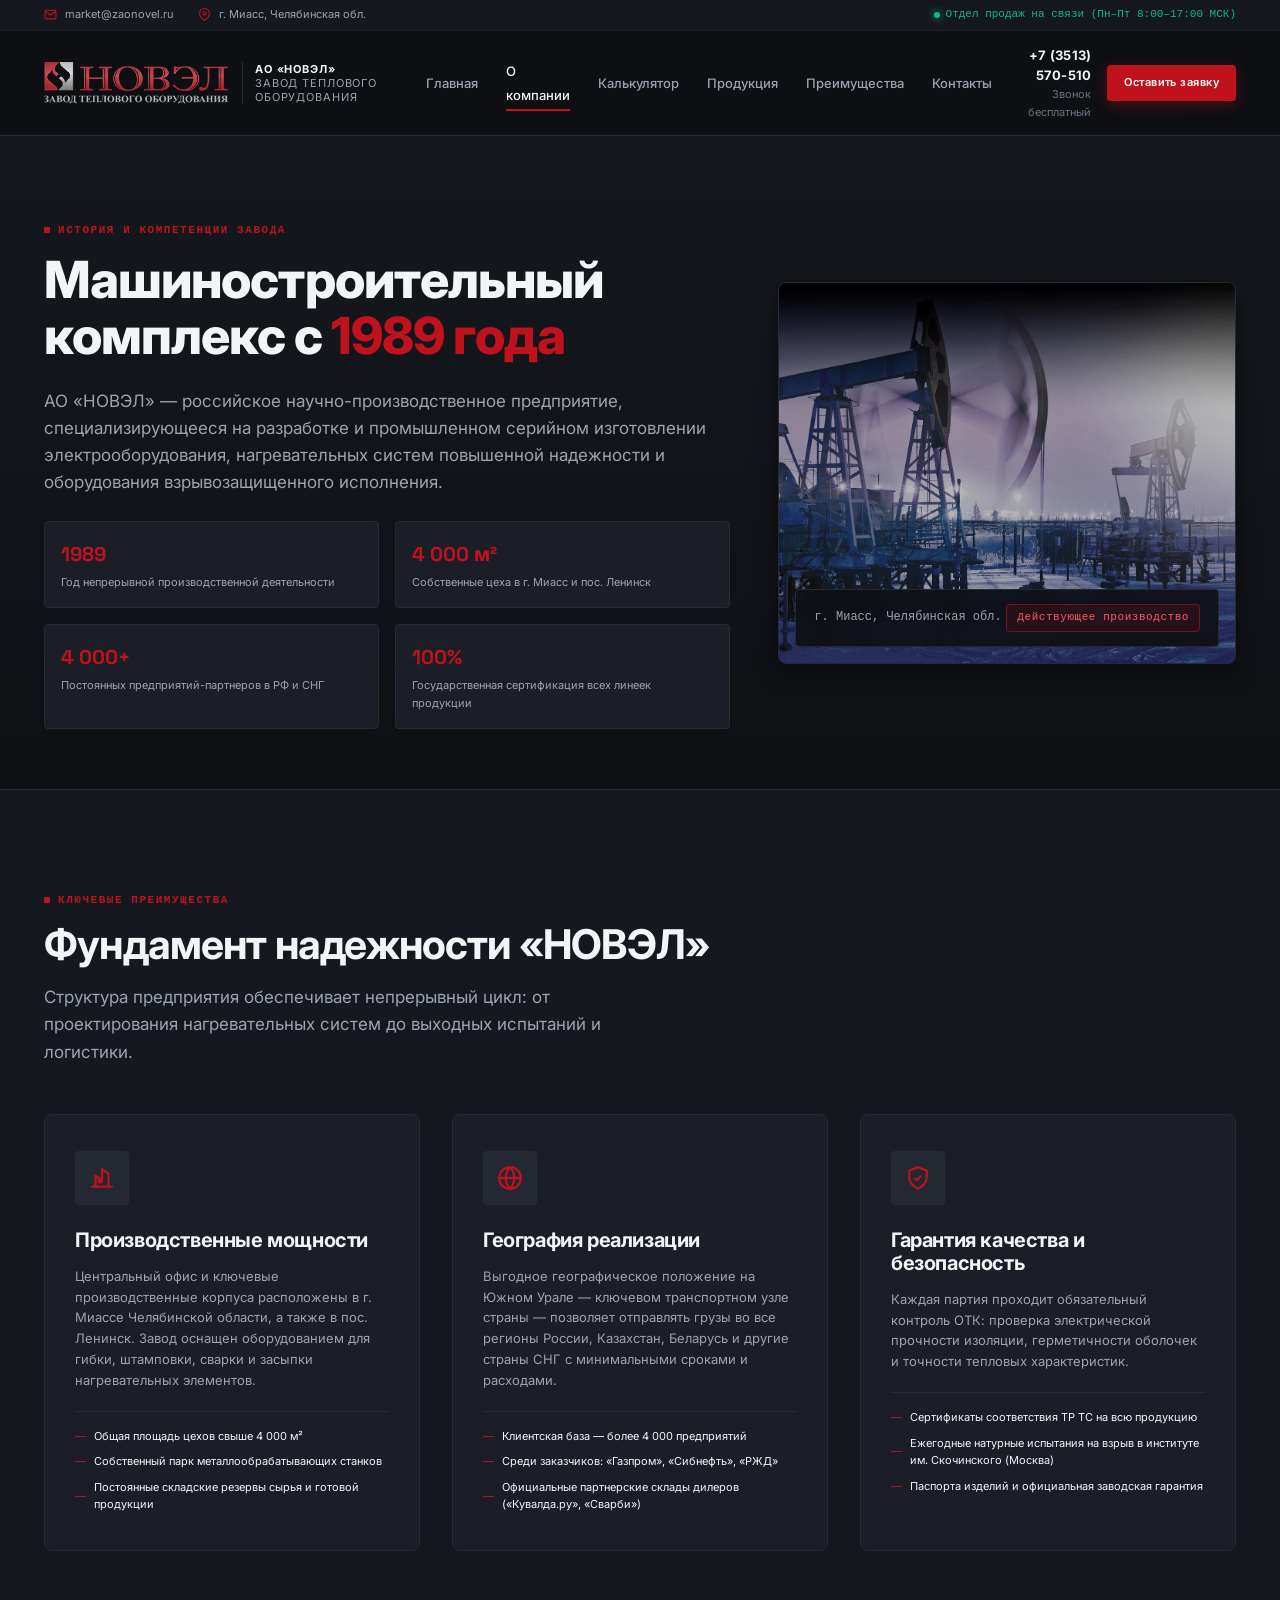
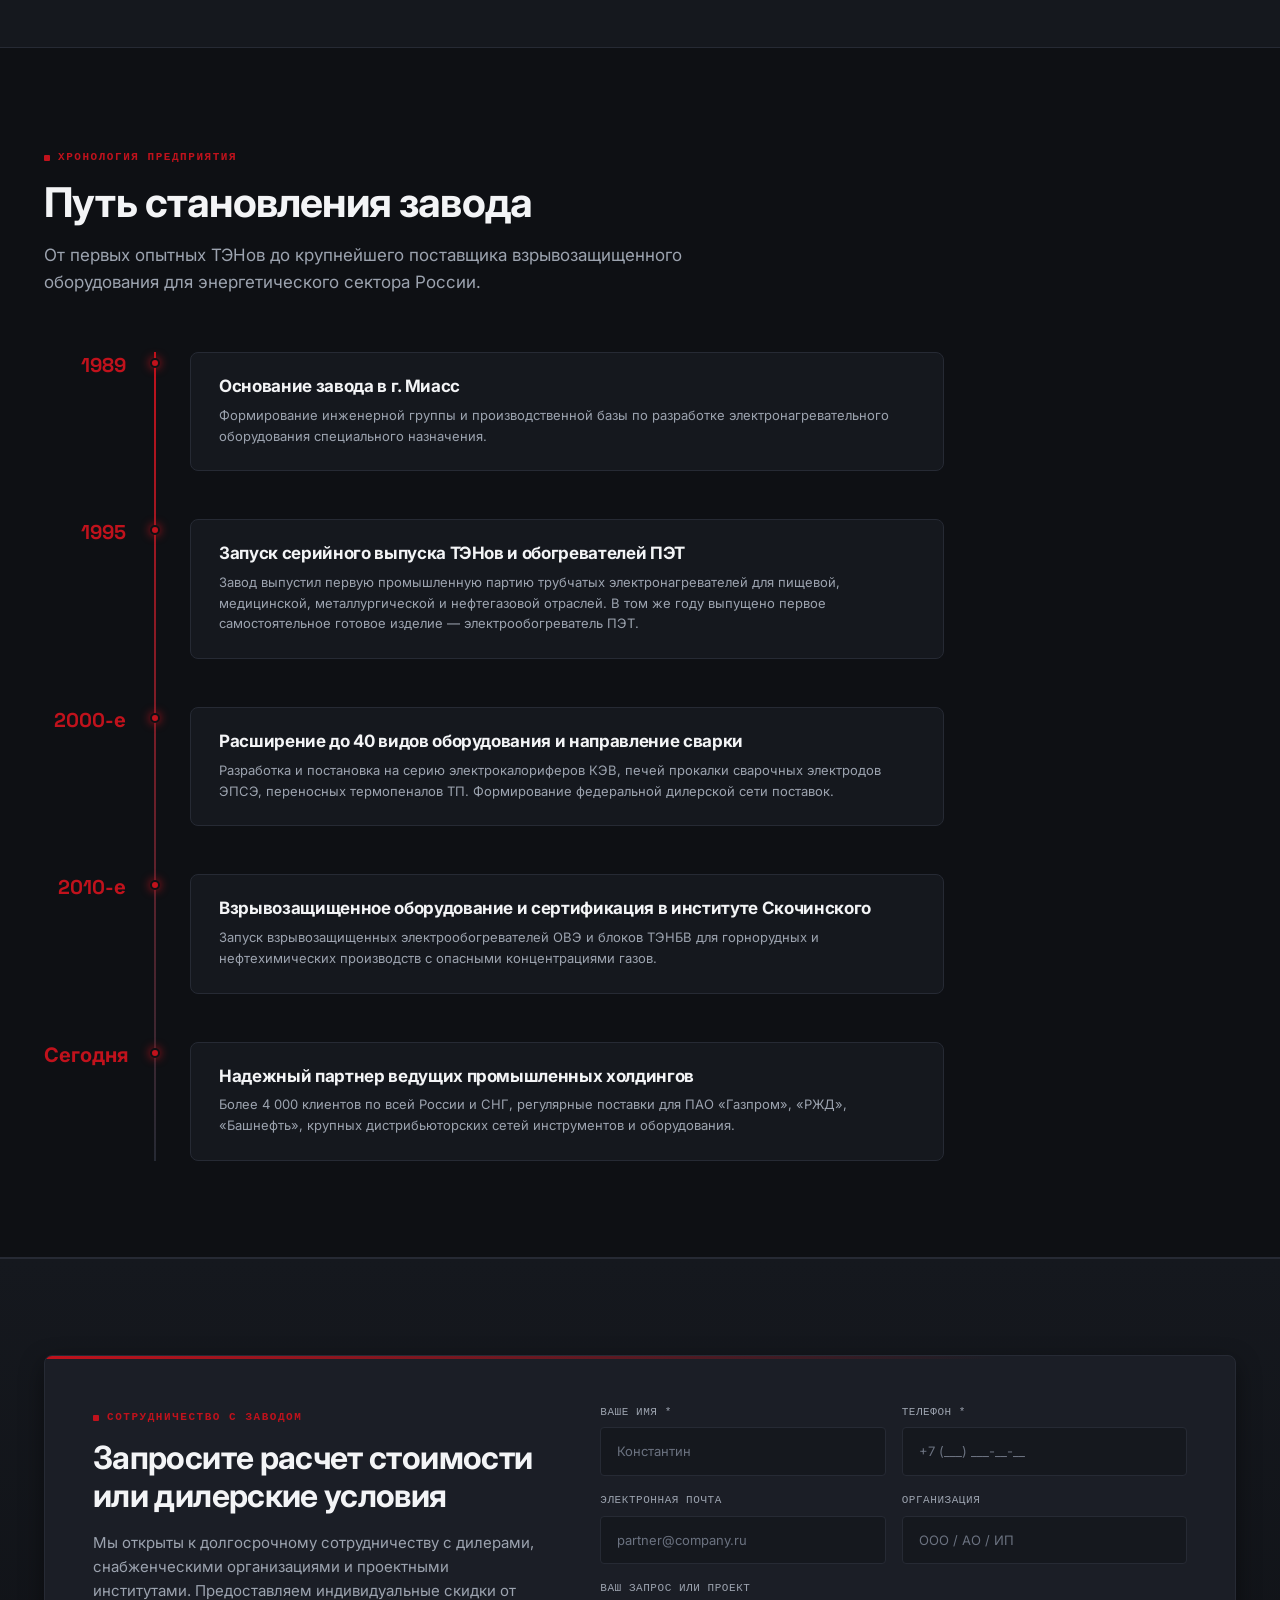
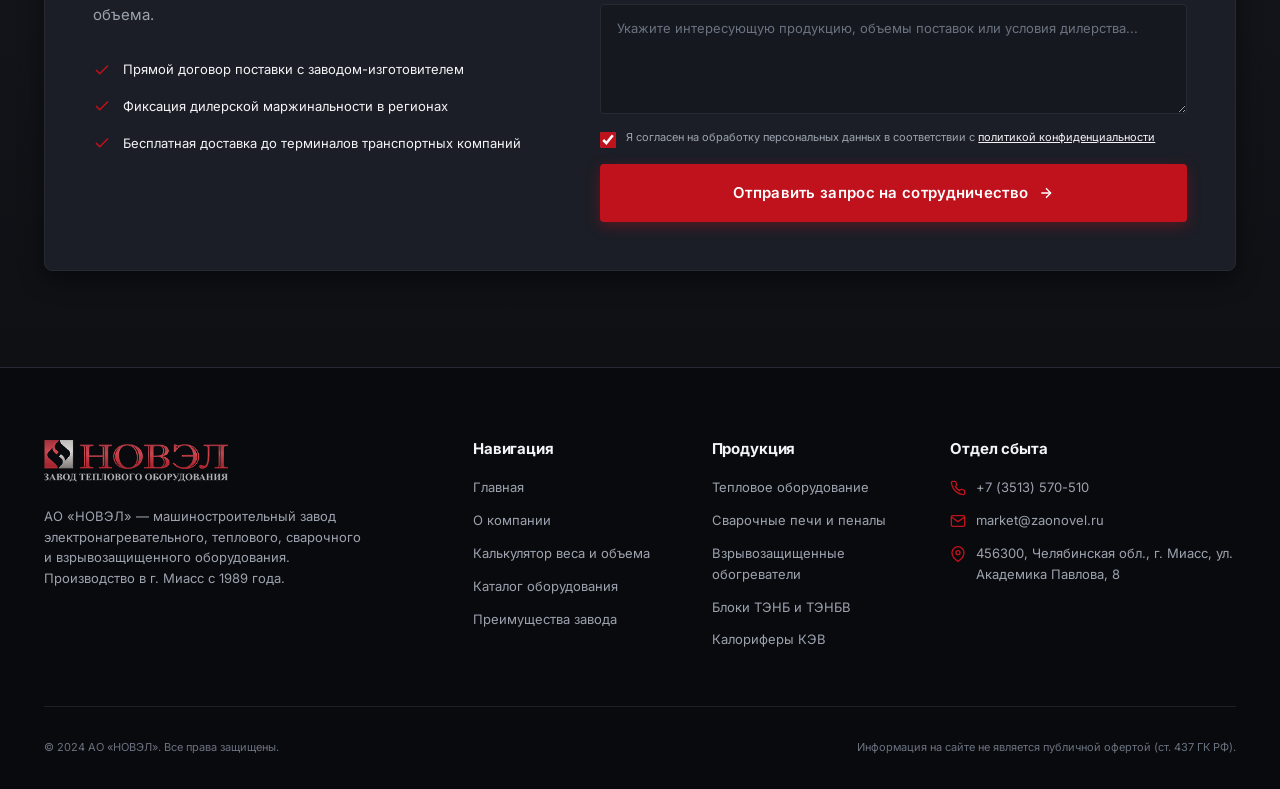
<file: about.html>
<!DOCTYPE html>
<html lang="ru">
<head>
  <meta charset="UTF-8">
  <meta name="viewport" content="width=device-width, initial-scale=1.0">
  <title>О компании АО «НОВЭЛ» — Завод теплового оборудования г. Миасс</title>
  <meta name="description" content="История завода НОВЭЛ с 1989 года. Производственные цеха в г. Миасс и пос. Ленинск, 4000 м² площадей, клиенты: Газпром, Сибнефть, РЖД. Сертификация Скочинского.">
  <link rel="stylesheet" href="assets/css/reset.css">
  <link rel="stylesheet" href="assets/css/variables.css">
  <link rel="stylesheet" href="assets/css/base.css">
  <link rel="stylesheet" href="assets/css/components.css">
  <link rel="stylesheet" href="assets/css/about.css">
  <link rel="stylesheet" href="assets/css/responsive.css">
</head>
<body>

  <!-- ШАПКА САЙТА -->
  <header class="site-header">
    <div class="header-topbar">
      <div class="container header-topbar__inner">
        <div class="topbar-left">
          <a href="mailto:market@zaonovel.ru" class="topbar-link">
            <svg viewBox="0 0 24 24" fill="none" stroke="currentColor" stroke-width="2">
              <path d="M4 4h16c1.1 0 2 .9 2 2v12c0 1.1-.9 2-2 2H4c-1.1 0-2-.9-2-2V6c0-1.1.9-2 2-2z"></path>
              <polyline points="22,6 12,13 2,6"></polyline>
            </svg>
            market@zaonovel.ru
          </a>
          <span class="topbar-link">
            <svg viewBox="0 0 24 24" fill="none" stroke="currentColor" stroke-width="2">
              <path d="M21 10c0 7-9 13-9 13s-9-6-9-13a9 9 0 0 1 18 0z"></path>
              <circle cx="12" cy="10" r="3"></circle>
            </svg>
            г. Миасс, Челябинская обл.
          </span>
        </div>
        <div class="topbar-right">
          <span class="topbar-badge">Отдел продаж на связи (Пн–Пт 8:00–17:00 МСК)</span>
        </div>
      </div>
    </div>

    <div class="header-main">
      <div class="container header-main__inner">
        <a href="index.html" class="logo">
          <img src="assets/img/logo.png" alt="АО НОВЭЛ">
          <div class="logo__subtext">
            <strong>АО «НОВЭЛ»</strong>
            <span>Завод теплового оборудования</span>
          </div>
        </a>

        <nav class="nav" aria-label="Основное меню">
          <ul class="nav__list">
            <li><a href="index.html" class="nav__link">Главная</a></li>
            <li><a href="about.html" class="nav__link active">О компании</a></li>
            <li><a href="calc.html" class="nav__link">Калькулятор</a></li>
            <li><a href="index.html#products" class="nav__link">Продукция</a></li>
            <li><a href="index.html#advantages" class="nav__link">Преимущества</a></li>
            <li><a href="#request" class="nav__link">Контакты</a></li>
          </ul>
        </nav>

        <div class="header-actions">
          <div class="header-phone">
            <a href="tel:73513570510" class="header-phone__number">+7 (3513) 570-510</a>
            <span class="header-phone__note">Звонок бесплатный</span>
          </div>
          <a href="#request" class="btn btn--accent btn--sm">Оставить заявку</a>
          <button class="nav-burger" aria-label="Открыть мобильное меню">
            <span></span><span></span><span></span>
          </button>
        </div>
      </div>
    </div>
  </header>

  <main>
    <!-- HERO О КОМПАНИИ -->
    <section class="about-hero">
      <div class="container about-hero__inner">
        <div class="about-hero__content">
          <span class="section-label">История и компетенции завода</span>
          <h1 class="about-hero__title">
            Машиностроительный комплекс с <span class="text-accent">1989 года</span>
          </h1>
          <p class="about-hero__lead">
            АО «НОВЭЛ» — российское научно-производственное предприятие, 
            специализирующееся на разработке и промышленном серийном изготовлении 
            электрооборудования, нагревательных систем повышенной надежности и оборудования взрывозащищенного исполнения.
          </p>

          <div class="about-hero__features">
            <div class="about-hero__feature-item">
              <strong>1989</strong>
              <span>Год непрерывной производственной деятельности</span>
            </div>
            <div class="about-hero__feature-item">
              <strong>4 000 м²</strong>
              <span>Собственные цеха в г. Миасс и пос. Ленинск</span>
            </div>
            <div class="about-hero__feature-item">
              <strong>4 000+</strong>
              <span>Постоянных предприятий-партнеров в РФ и СНГ</span>
            </div>
            <div class="about-hero__feature-item">
              <strong>100%</strong>
              <span>Государственная сертификация всех линеек продукции</span>
            </div>
          </div>
        </div>

        <div class="about-hero__image-card">
          <img src="assets/img/hero-bg.jpg" alt="Производственные мощности АО НОВЭЛ">
          <div class="about-hero__image-badge">
            <span style="font-family: var(--font-mono); font-size:12px; color:var(--color-text-muted);">
              г. Миасс, Челябинская обл.
            </span>
            <span class="tech-tag tech-tag--accent">Действующее производство</span>
          </div>
        </div>
      </div>
    </section>

    <!-- ТРИ ОСНОВНЫХ СТОЛПА ПРЕДПРИЯТИЯ -->
    <section class="section-pillars">
      <div class="container">
        <div class="section-header">
          <span class="section-label">Ключевые преимущества</span>
          <h2 class="section-heading">Фундамент надежности «НОВЭЛ»</h2>
          <p class="section-desc">
            Структура предприятия обеспечивает непрерывный цикл: от проектирования нагревательных систем до выходных испытаний и логистики.
          </p>
        </div>

        <div class="pillars__grid">
          <!-- Столп 1 -->
          <div class="pillar-card">
            <div class="pillar-card__icon">
              <svg viewBox="0 0 24 24" fill="none" stroke="currentColor" stroke-width="2">
                <path d="M2 20h20"></path>
                <path d="M6 20V10l6 4V4l6 4v12"></path>
                <rect x="9" y="14" width="2" height="2"></rect>
              </svg>
            </div>
            <h3 class="pillar-card__title">Производственные мощности</h3>
            <p class="pillar-card__text">
              Центральный офис и ключевые производственные корпуса расположены в г. Миассе Челябинской области, а также в пос. Ленинск. Завод оснащен оборудованием для гибки, штамповки, сварки и засыпки нагревательных элементов.
            </p>
            <ul class="pillar-card__list">
              <li>Общая площадь цехов свыше 4 000 м²</li>
              <li>Собственный парк металлообрабатывающих станков</li>
              <li>Постоянные складские резервы сырья и готовой продукции</li>
            </ul>
          </div>

          <!-- Столп 2 -->
          <div class="pillar-card">
            <div class="pillar-card__icon">
              <svg viewBox="0 0 24 24" fill="none" stroke="currentColor" stroke-width="2">
                <circle cx="12" cy="12" r="10"></circle>
                <line x1="2" y1="12" x2="22" y2="12"></line>
                <path d="M12 2a15.3 15.3 0 0 1 4 10 15.3 15.3 0 0 1-4 10 15.3 15.3 0 0 1-4-10 15.3 15.3 0 0 1 4-10z"></path>
              </svg>
            </div>
            <h3 class="pillar-card__title">География реализации</h3>
            <p class="pillar-card__text">
              Выгодное географическое положение на Южном Урале — ключевом транспортном узле страны — позволяет отправлять грузы во все регионы России, Казахстан, Беларусь и другие страны СНГ с минимальными сроками и расходами.
            </p>
            <ul class="pillar-card__list">
              <li>Клиентская база — более 4 000 предприятий</li>
              <li>Среди заказчиков: «Газпром», «Сибнефть», «РЖД»</li>
              <li>Официальные партнерские склады дилеров («Кувалда.ру», «Сварби»)</li>
            </ul>
          </div>

          <!-- Столп 3 -->
          <div class="pillar-card">
            <div class="pillar-card__icon">
              <svg viewBox="0 0 24 24" fill="none" stroke="currentColor" stroke-width="2">
                <path d="M12 22s8-4 8-10V5l-8-3-8 3v7c0 6 8 10 8 10z"></path>
                <polyline points="9 12 11 14 15 10"></polyline>
              </svg>
            </div>
            <h3 class="pillar-card__title">Гарантия качества и безопасность</h3>
            <p class="pillar-card__text">
              Каждая партия проходит обязательный контроль ОТК: проверка электрической прочности изоляции, герметичности оболочек и точности тепловых характеристик.
            </p>
            <ul class="pillar-card__list">
              <li>Сертификаты соответствия ТР ТС на всю продукцию</li>
              <li>Ежегодные натурные испытания на взрыв в институте им. Скочинского (Москва)</li>
              <li>Паспорта изделий и официальная заводская гарантия</li>
            </ul>
          </div>
        </div>
      </div>
    </section>

    <!-- ТАЙМЛАЙН РАЗВИТИЯ -->
    <section class="section-timeline">
      <div class="container">
        <div class="section-header">
          <span class="section-label">Хронология предприятия</span>
          <h2 class="section-heading">Путь становления завода</h2>
          <p class="section-desc">
            От первых опытных ТЭНов до крупнейшего поставщика взрывозащищенного оборудования для энергетического сектора России.
          </p>
        </div>

        <div class="timeline">
          <!-- 1989 -->
          <div class="timeline__item">
            <div class="timeline__year">1989</div>
            <div class="timeline__point"></div>
            <div class="timeline__content">
              <div class="timeline__card">
                <h3 class="timeline__title">Основание завода в г. Миасс</h3>
                <p class="timeline__text">
                  Формирование инженерной группы и производственной базы по разработке электронагревательного оборудования специального назначения.
                </p>
              </div>
            </div>
          </div>

          <!-- 1995 -->
          <div class="timeline__item">
            <div class="timeline__year">1995</div>
            <div class="timeline__point"></div>
            <div class="timeline__content">
              <div class="timeline__card">
                <h3 class="timeline__title">Запуск серийного выпуска ТЭНов и обогревателей ПЭТ</h3>
                <p class="timeline__text">
                  Завод выпустил первую промышленную партию трубчатых электронагревателей для пищевой, медицинской, металлургической и нефтегазовой отраслей. В том же году выпущено первое самостоятельное готовое изделие — электрообогреватель ПЭТ.
                </p>
              </div>
            </div>
          </div>

          <!-- 2000-е -->
          <div class="timeline__item">
            <div class="timeline__year">2000-е</div>
            <div class="timeline__point"></div>
            <div class="timeline__content">
              <div class="timeline__card">
                <h3 class="timeline__title">Расширение до 40 видов оборудования и направление сварки</h3>
                <p class="timeline__text">
                  Разработка и постановка на серию электрокалориферов КЭВ, печей прокалки сварочных электродов ЭПСЭ, переносных термопеналов ТП. Формирование федеральной дилерской сети поставок.
                </p>
              </div>
            </div>
          </div>

          <!-- 2010-е -->
          <div class="timeline__item">
            <div class="timeline__year">2010-е</div>
            <div class="timeline__point"></div>
            <div class="timeline__content">
              <div class="timeline__card">
                <h3 class="timeline__title">Взрывозащищенное оборудование и сертификация в институте Скочинского</h3>
                <p class="timeline__text">
                  Запуск взрывозащищенных электрообогревателей ОВЭ и блоков ТЭНБВ для горнорудных и нефтехимических производств с опасными концентрациями газов.
                </p>
              </div>
            </div>
          </div>

          <!-- Сегодня -->
          <div class="timeline__item">
            <div class="timeline__year">Сегодня</div>
            <div class="timeline__point"></div>
            <div class="timeline__content">
              <div class="timeline__card">
                <h3 class="timeline__title">Надежный партнер ведущих промышленных холдингов</h3>
                <p class="timeline__text">
                  Более 4 000 клиентов по всей России и СНГ, регулярные поставки для ПАО «Газпром», «РЖД», «Башнефть», крупных дистрибьюторских сетей инструментов и оборудования.
                </p>
              </div>
            </div>
          </div>
        </div>
      </div>
    </section>

    <!-- СЕКЦИЯ ЗАЯВКИ -->
    <section class="section-request" id="request">
      <div class="container">
        <div class="request-card">
          <div class="request-info">
            <span class="section-label">Сотрудничество с заводом</span>
            <h2 class="request-info__title">
              Запросите расчет стоимости или дилерские условия
            </h2>
            <p class="request-info__desc">
              Мы открыты к долгосрочному сотрудничеству с дилерами, снабженческими организациями и проектными институтами. Предоставляем индивидуальные скидки от объема.
            </p>

            <div class="request-features">
              <div class="request-feature">
                <svg viewBox="0 0 24 24" fill="none" stroke="currentColor" stroke-width="2">
                  <polyline points="20 6 9 17 4 12"></polyline>
                </svg>
                <span>Прямой договор поставки с заводом-изготовителем</span>
              </div>
              <div class="request-feature">
                <svg viewBox="0 0 24 24" fill="none" stroke="currentColor" stroke-width="2">
                  <polyline points="20 6 9 17 4 12"></polyline>
                </svg>
                <span>Фиксация дилерской маржинальности в регионах</span>
              </div>
              <div class="request-feature">
                <svg viewBox="0 0 24 24" fill="none" stroke="currentColor" stroke-width="2">
                  <polyline points="20 6 9 17 4 12"></polyline>
                </svg>
                <span>Бесплатная доставка до терминалов транспортных компаний</span>
              </div>
            </div>
          </div>

          <form class="request-form" action="https://formspree.io/f/xbjngpzp" method="POST">
            <div class="form-row">
              <div class="form-group">
                <label for="name">Ваше имя *</label>
                <input type="text" id="name" name="name" class="form-control" placeholder="Константин" required>
              </div>
              <div class="form-group">
                <label for="phone">Телефон *</label>
                <input type="tel" id="phone" name="phone" class="form-control" placeholder="+7 (___) ___-__-__" required>
              </div>
            </div>

            <div class="form-row">
              <div class="form-group">
                <label for="email">Электронная почта</label>
                <input type="email" id="email" name="email" class="form-control" placeholder="partner@company.ru">
              </div>
              <div class="form-group">
                <label for="company">Организация</label>
                <input type="text" id="company" name="company" class="form-control" placeholder="ООО / АО / ИП">
              </div>
            </div>

            <div class="form-group">
              <label for="message">Ваш запрос или проект</label>
              <textarea id="message" name="message" class="form-control" placeholder="Укажите интересующую продукцию, объемы поставок или условия дилерства..."></textarea>
            </div>

            <label class="form-checkbox">
              <input type="checkbox" required checked>
              <span>
                Я согласен на обработку персональных данных в соответствии с 
                <a href="https://zaonovel.ru/Политика%20конфиденциальности%20АО%20НОВЭЛ.pdf" target="_blank">политикой конфиденциальности</a>
              </span>
            </label>

            <button type="submit" class="btn btn--accent btn--lg btn--block">
              Отправить запрос на сотрудничество
              <svg viewBox="0 0 24 24" fill="none" stroke="currentColor" stroke-width="2">
                <line x1="5" y1="12" x2="19" y2="12"></line>
                <polyline points="12 5 19 12 12 19"></polyline>
              </svg>
            </button>
          </form>
        </div>
      </div>
    </section>
  </main>

  <!-- ПОДВАЛ САЙТА -->
  <footer class="site-footer">
    <div class="container">
      <div class="footer__grid">
        <div class="footer__brand">
          <a href="index.html" class="logo">
            <img src="assets/img/logo.png" alt="АО НОВЭЛ">
          </a>
          <p>
            АО «НОВЭЛ» — машиностроительный завод электронагревательного, 
            теплового, сварочного и взрывозащищенного оборудования. 
            Производство в г. Миасс с 1989 года.
          </p>
        </div>

        <div>
          <h4 class="footer__col-title">Навигация</h4>
          <ul class="footer__links">
            <li><a href="index.html">Главная</a></li>
            <li><a href="about.html">О компании</a></li>
            <li><a href="calc.html">Калькулятор веса и объема</a></li>
            <li><a href="index.html#products">Каталог оборудования</a></li>
            <li><a href="index.html#advantages">Преимущества завода</a></li>
          </ul>
        </div>

        <div>
          <h4 class="footer__col-title">Продукция</h4>
          <ul class="footer__links">
            <li><a href="index.html#products">Тепловое оборудование</a></li>
            <li><a href="index.html#products">Сварочные печи и пеналы</a></li>
            <li><a href="index.html#products">Взрывозащищенные обогреватели</a></li>
            <li><a href="index.html#products">Блоки ТЭНБ и ТЭНБВ</a></li>
            <li><a href="index.html#products">Калориферы КЭВ</a></li>
          </ul>
        </div>

        <div class="footer__contacts">
          <h4 class="footer__col-title">Отдел сбыта</h4>
          <p>
            <svg viewBox="0 0 24 24" fill="none" stroke="currentColor" stroke-width="2">
              <path d="M22 16.92v3a2 2 0 0 1-2.18 2 19.79 19.79 0 0 1-8.63-3.07 19.5 19.5 0 0 1-6-6 19.79 19.79 0 0 1-3.07-8.67A2 2 0 0 1 4.11 2h3a2 2 0 0 1 2 1.72 12.84 12.84 0 0 0 .7 2.81 2 2 0 0 1-.45 2.11L8.09 9.91a16 16 0 0 0 6 6l1.27-1.27a2 2 0 0 1 2.11-.45 12.84 12.84 0 0 0 2.81.7A2 2 0 0 1 22 16.92z"></path>
            </svg>
            <a href="tel:73513570510">+7 (3513) 570-510</a>
          </p>
          <p>
            <svg viewBox="0 0 24 24" fill="none" stroke="currentColor" stroke-width="2">
              <path d="M4 4h16c1.1 0 2 .9 2 2v12c0 1.1-.9 2-2 2H4c-1.1 0-2-.9-2-2V6c0-1.1.9-2 2-2z"></path>
              <polyline points="22,6 12,13 2,6"></polyline>
            </svg>
            <a href="mailto:market@zaonovel.ru">market@zaonovel.ru</a>
          </p>
          <p>
            <svg viewBox="0 0 24 24" fill="none" stroke="currentColor" stroke-width="2">
              <path d="M21 10c0 7-9 13-9 13s-9-6-9-13a9 9 0 0 1 18 0z"></path>
              <circle cx="12" cy="10" r="3"></circle>
            </svg>
            456300, Челябинская обл., г. Миасс, ул. Академика Павлова, 8
          </p>
        </div>
      </div>

      <div class="footer__bottom">
        <span>© 2024 АО «НОВЭЛ». Все права защищены.</span>
        <span>Информация на сайте не является публичной офертой (ст. 437 ГК РФ).</span>
      </div>
    </div>
  </footer>

  <script src="assets/js/main.js"></script>
</body>
</html>
</file>
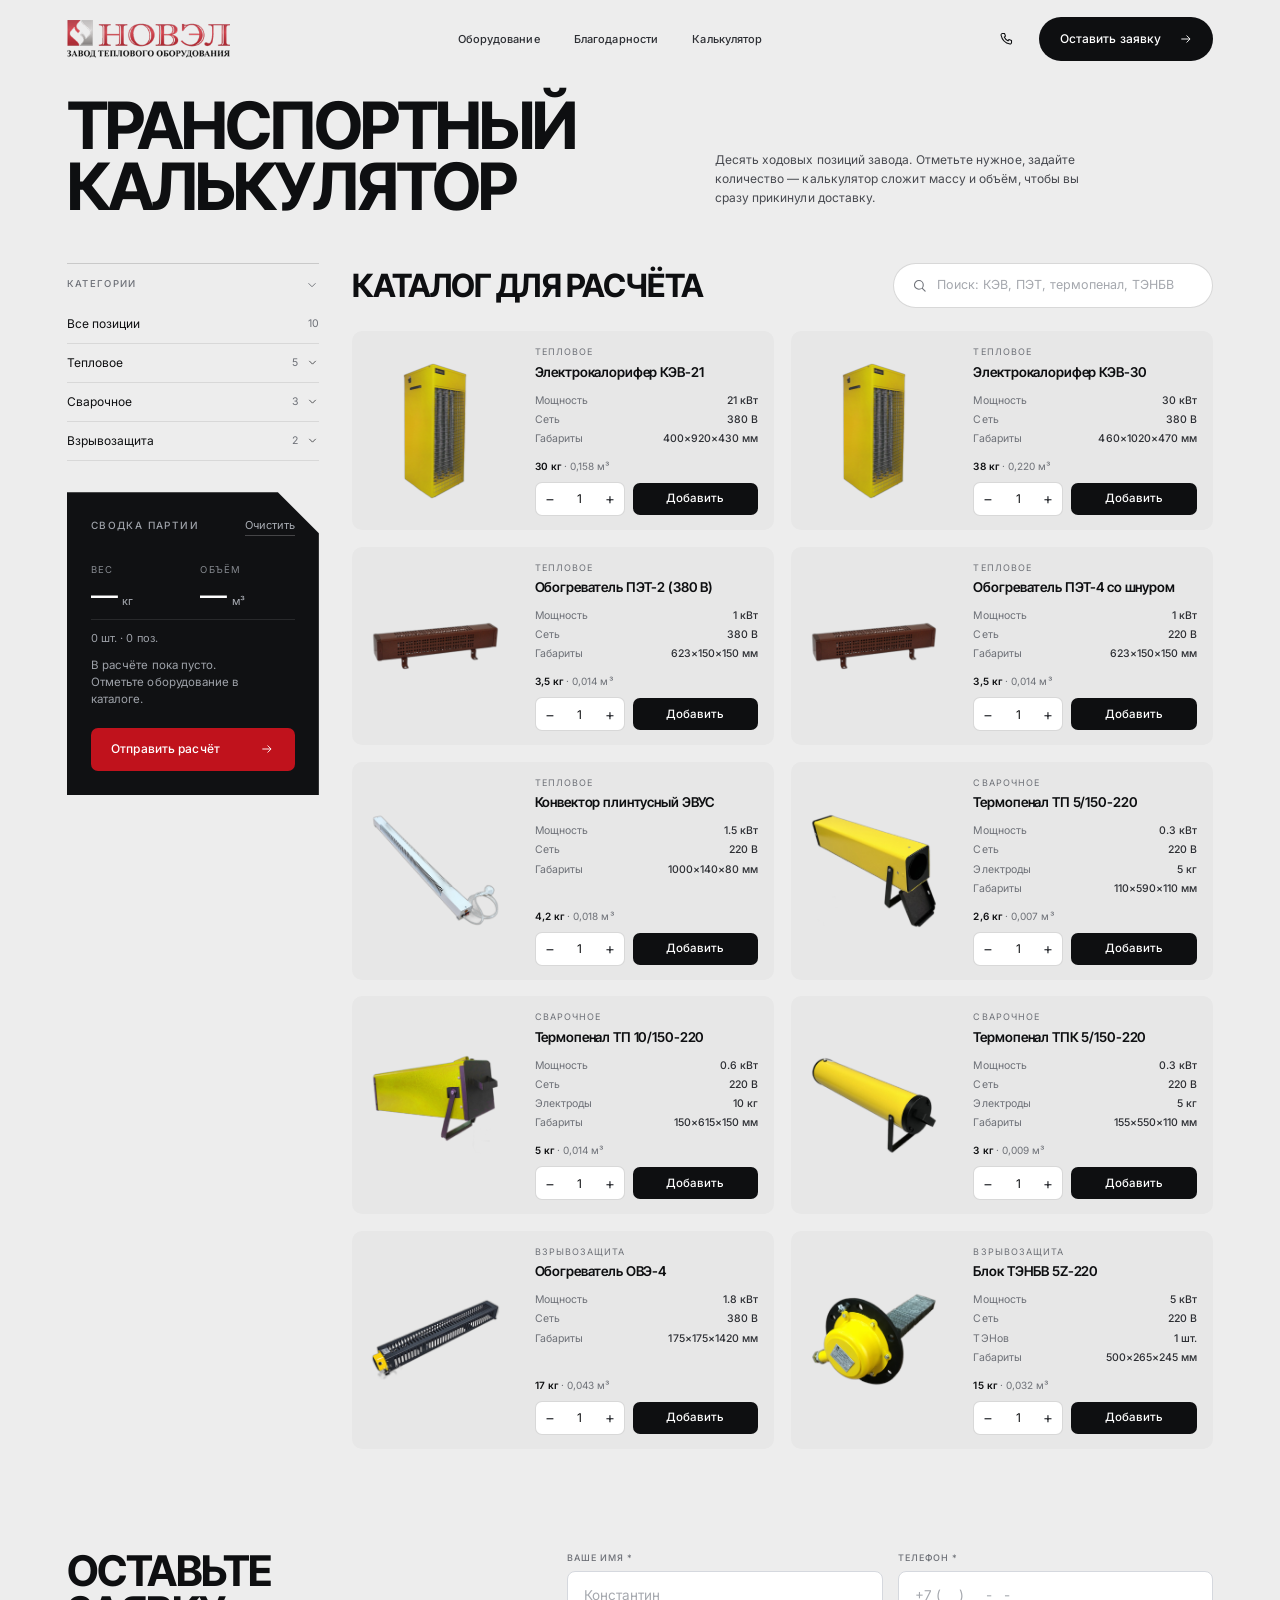
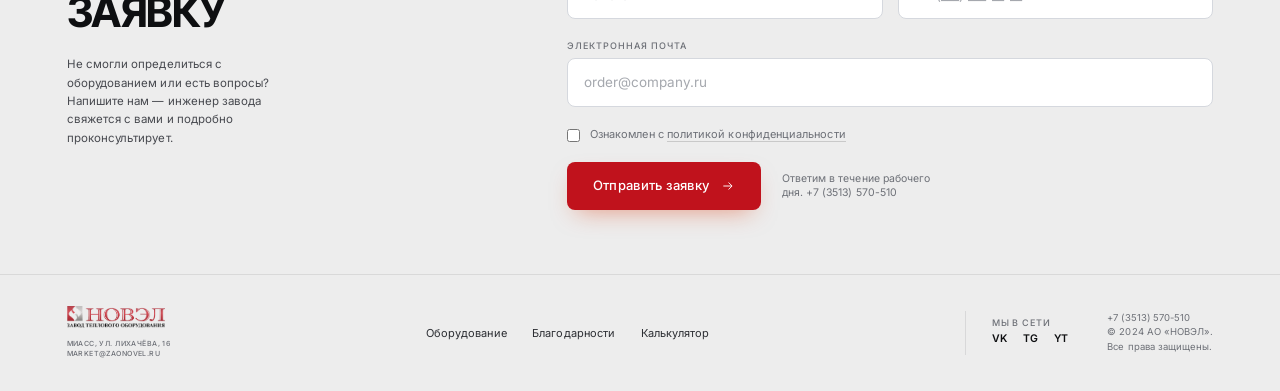
<file: calc.html>
<!DOCTYPE html>
<html lang="ru">
<head>
  <meta charset="UTF-8">
  <meta name="viewport" content="width=device-width, initial-scale=1">
  <title>Транспортный калькулятор — АО «НОВЭЛ»</title>
  <meta name="description" content="Соберите партию оборудования НОВЭЛ и посчитайте её вес и объём для расчёта доставки: калориферы КЭВ, обогреватели ПЭТ, термопеналы, блоки ТЭНБВ.">
  <meta name="theme-color" content="#EDEDED">
  <link rel="icon" type="image/png" href="assets/img/favicon.png">
  <link rel="shortcut icon" href="favicon.ico">
  <link rel="preconnect" href="https://fonts.googleapis.com">
  <link rel="preconnect" href="https://fonts.gstatic.com" crossorigin>
  <link rel="stylesheet" href="assets/css/reset.css">
  <link rel="stylesheet" href="assets/css/index.css">
  <link rel="stylesheet" href="assets/css/calc-page.css">
</head>
<body class="page">

  <a class="skip" href="#main">Перейти к содержанию</a>

  <!-- ============ HEADER ============ -->
  <header class="hdr">
    <div class="hdr__inner shell">
      <a class="brand" href="index.html" aria-label="НОВЭЛ — на главную">
        <img class="brand__logo" src="assets/img/logo-novel.png" width="251" height="57"
             alt="НОВЭЛ — завод теплового оборудования">
      </a>

      <nav class="hdr__nav" aria-label="Основная навигация">
        <a href="index.html#solutions">Оборудование</a>
        <a href="index.html#reviews">Благодарности</a>
        <a href="calc.html" aria-current="page">Калькулятор</a>
      </nav>

      <div class="hdr__right">
        <a class="icon-btn" href="tel:+73513570510" aria-label="Позвонить на завод">
          <svg viewBox="0 0 24 24" aria-hidden="true">
            <path d="M6.3 3.6h2.9l1.4 3.7-1.8 1.3a10.6 10.6 0 0 0 5.3 5.3l1.3-1.8 3.7 1.4v2.9a2 2 0 0 1-2.2 2A16.4 16.4 0 0 1 4.3 5.8a2 2 0 0 1 2-2.2Z"/>
          </svg>
        </a>
        <a class="btn btn--dark btn--pill" href="#request">
          <span>Оставить заявку</span>
          <svg class="ico-arrow" viewBox="0 0 24 24" aria-hidden="true"><path d="M4 12h14.5M13 6l6 6-6 6"/></svg>
        </a>
        <button class="nav-burger" type="button" id="navBurger" aria-label="Открыть меню"
                aria-expanded="false" aria-controls="mobileMenu">
          <span></span><span></span><span></span>
        </button>
      </div>
    </div>

    <div class="mmenu" id="mobileMenu" hidden>
      <nav class="mmenu__nav" aria-label="Мобильная навигация">
        <a href="index.html#solutions">Оборудование</a>
        <a href="index.html#reviews">Благодарности</a>
        <a href="calc.html">Калькулятор</a>
        <a href="tel:+73513570510" class="mmenu__phone">+7 (3513) 570-510</a>
      </nav>
    </div>
  </header>

  <main id="main">

    <!-- ============ HERO ============ -->
    <section class="ch" aria-labelledby="ch-title">
      <div class="ch__inner shell">
        <h1 class="ch__title" id="ch-title">Транспортный<br>калькулятор</h1>
        <p class="ch__lead">
          Десять ходовых позиций завода. Отметьте нужное, задайте количество —
          калькулятор сложит массу и объём, чтобы вы сразу прикинули доставку.
        </p>
      </div>
    </section>

    <!-- ============ КАТАЛОГ + СВОДКА ============ -->
    <section class="calc" id="calc" aria-labelledby="calc-title">
      <div class="calc__inner shell">

        <aside class="calc__side" id="calcSide">

          <div class="filters" id="filters" data-open="true">
            <button class="filters__toggle" type="button" id="filtersToggle" aria-expanded="true" aria-controls="filtersBody">
              <span>Категории</span>
              <svg class="filters__chev" viewBox="0 0 24 24" aria-hidden="true"><path d="M6 9l6 6 6-6"/></svg>
            </button>

            <div class="filters__body" id="filtersBody">
              <ul class="filters__list" id="calcFilters">
                <li class="filters__item">
                  <button class="filters__row" type="button" data-reset-all="1">
                    <span class="filters__label">Все позиции</span>
                    <span class="filters__dot" aria-hidden="true"></span>
                    <span class="filters__count">10</span>
                  </button>
                </li>

                <li class="filters__item">
                  <button class="filters__row" type="button" data-category="thermal">
                    <span class="filters__label">Тепловое</span>
                    <span class="filters__dot" aria-hidden="true"></span>
                    <span class="filters__count">5</span>
                    <svg class="filters__row-chev" viewBox="0 0 24 24" aria-hidden="true"><path d="M6 9l6 6 6-6"/></svg>
                  </button>
                  <ul class="filters__sub">
                    <li><button type="button" data-sub="kev"><span>Калориферы КЭВ</span><span class="filters__dot" aria-hidden="true"></span><span class="filters__count">2</span></button></li>
                    <li><button type="button" data-sub="pet"><span>Обогреватели ПЭТ</span><span class="filters__dot" aria-hidden="true"></span><span class="filters__count">2</span></button></li>
                    <li><button type="button" data-sub="conv"><span>Конвекторы</span><span class="filters__dot" aria-hidden="true"></span><span class="filters__count">1</span></button></li>
                  </ul>
                </li>

                <li class="filters__item">
                  <button class="filters__row" type="button" data-category="welding">
                    <span class="filters__label">Сварочное</span>
                    <span class="filters__dot" aria-hidden="true"></span>
                    <span class="filters__count">3</span>
                    <svg class="filters__row-chev" viewBox="0 0 24 24" aria-hidden="true"><path d="M6 9l6 6 6-6"/></svg>
                  </button>
                  <ul class="filters__sub">
                    <li><button type="button" data-sub="tp"><span>Термопеналы</span><span class="filters__dot" aria-hidden="true"></span><span class="filters__count">3</span></button></li>
                  </ul>
                </li>

                <li class="filters__item">
                  <button class="filters__row" type="button" data-category="explosion">
                    <span class="filters__label">Взрывозащита</span>
                    <span class="filters__dot" aria-hidden="true"></span>
                    <span class="filters__count">2</span>
                    <svg class="filters__row-chev" viewBox="0 0 24 24" aria-hidden="true"><path d="M6 9l6 6 6-6"/></svg>
                  </button>
                  <ul class="filters__sub">
                    <li><button type="button" data-sub="ove"><span>Обогреватели</span><span class="filters__dot" aria-hidden="true"></span><span class="filters__count">1</span></button></li>
                    <li><button type="button" data-sub="tenbv"><span>Блоки ТЭНБВ</span><span class="filters__dot" aria-hidden="true"></span><span class="filters__count">1</span></button></li>
                  </ul>
                </li>
              </ul>
            </div>
          </div>

          <aside class="csum" id="csum" aria-labelledby="csum-title">
            <div class="csum__top">
              <p class="csum__label" id="csum-title">Сводка партии</p>
              <button class="csum__clear" type="button" id="calcClearBtn">Очистить</button>
            </div>

            <div class="csum__totals">
              <div class="csum__total">
                <span>Вес</span>
                <p><b id="totalWeight">—</b><i>кг</i></p>
              </div>
              <div class="csum__total">
                <span>Объём</span>
                <p><b id="totalVolume">—</b><i>м³</i></p>
              </div>
            </div>

            <div class="csum__meta" id="selectedCount">0 шт. · 0 позиций</div>

            <div class="csum__list" id="selectedList">
              <p class="csum__empty">В расчёте пока пусто.<br>Отметьте оборудование в каталоге.</p>
            </div>

            <a class="btn btn--dark csum__cta" id="csumCta" href="#request">
              <span>Отправить расчёт</span>
              <svg class="ico-arrow" viewBox="0 0 24 24" aria-hidden="true"><path d="M4 12h14.5M13 6l6 6-6 6"/></svg>
            </a>
          </aside>
        </aside>

        <div class="calc__main">
          <div class="calc__head">
            <h2 class="calc__title" id="calc-title">Каталог для расчёта</h2>

            <label class="calc__search">
              <svg viewBox="0 0 24 24" aria-hidden="true">
                <circle cx="11" cy="11" r="7"/>
                <path d="M16.5 16.5 21 21"/>
              </svg>
              <input type="search" id="calcSearch" placeholder="Поиск: КЭВ, ПЭТ, термопенал, ТЭНБВ" autocomplete="off">
            </label>
          </div>

          <div class="calc__list" id="calcItemsGrid">
            <!-- карточки рендерит calc.js -->
          </div>
        </div>

      </div>
    </section>

    <!-- ============ ЗАЯВКА ============ -->
    <section class="creq" id="request" aria-labelledby="creq-title">
      <div class="creq__inner shell">

        <div class="creq__head">
          <h2 class="creq__title" id="creq-title">
            Оставьте<br>заявку
          </h2>
          <p class="creq__lead">
            Не смогли определиться с оборудованием или есть вопросы?
            Напишите нам — инженер завода свяжется с вами и подробно проконсультирует.
          </p>
        </div>

        <form class="creq__form" id="calcRequestForm" action="https://formspree.io/f/xbjngpzp" method="POST">
          <input type="hidden" name="message" id="calcMessage">

          <div class="creq__row">
            <label class="field">
              <span class="field__lbl">Ваше имя *</span>
              <input class="field__input" type="text" name="name" placeholder="Константин" required>
            </label>
            <label class="field">
              <span class="field__lbl">Телефон *</span>
              <input class="field__input" type="tel" name="phone" placeholder="+7 (___) ___-__-__" required>
            </label>
          </div>

          <label class="field">
            <span class="field__lbl">Электронная почта</span>
            <input class="field__input" type="email" name="email" placeholder="order@company.ru">
          </label>

          <label class="creq__check">
            <input type="checkbox" required>
            <span>Ознакомлен с <a href="https://zaonovel.ru/Политика%20конфиденциальности%20АО%20НОВЭЛ.pdf" target="_blank" rel="noopener">политикой конфиденциальности</a></span>
          </label>

          <div class="creq__foot">
            <button class="creq__btn" type="submit">
              <span>Отправить заявку</span>
              <svg class="ico-arrow" viewBox="0 0 24 24" aria-hidden="true"><path d="M4 12h14.5M13 6l6 6-6 6"/></svg>
            </button>
            <p class="creq__note">Ответим в течение рабочего дня. +7 (3513) 570-510</p>
          </div>
        </form>

      </div>
    </section>

  </main>

  <!-- ============ ПОДВАЛ ============ -->
  <footer class="pfoot">
    <div class="pfoot__inner shell">
      <div class="pfoot__brand">
        <a class="brand brand--foot" href="index.html">
          <img class="brand__logo brand__logo--foot" src="assets/img/logo-novel.png" width="251" height="57"
               alt="НОВЭЛ — завод теплового оборудования">
          <span class="brand__sub">Миасс, ул. Лихачёва, 16<br>market@zaonovel.ru</span>
        </a>
      </div>

      <nav class="pfoot__nav" aria-label="Навигация в подвале">
        <a href="index.html#solutions">Оборудование</a>
        <a href="index.html#reviews">Благодарности</a>
        <a href="calc.html">Калькулятор</a>
      </nav>

      <div class="pfoot__side">
        <div>
          <p class="foot__label">Мы в сети</p>
          <div class="foot__socials">
            <a href="https://vk.com" target="_blank" rel="noopener">VK</a>
            <a href="https://t.me" target="_blank" rel="noopener">TG</a>
            <a href="https://youtube.com" target="_blank" rel="noopener">YT</a>
          </div>
        </div>
        <p class="foot__copy">
          <a href="tel:+73513570510">+7 (3513) 570-510</a><br>
          © 2024 АО «НОВЭЛ».<br>Все права защищены.
        </p>
      </div>
    </div>
  </footer>

  <!-- мобильная плашка итогов -->
  <div class="cbar" id="calcBar" hidden>
    <div class="cbar__inner">
      <div class="cbar__left">
        <div class="cbar__thumbs" id="barThumbs"></div>
        <p class="cbar__totals">
          <b id="barWeight">0</b> кг · <b id="barVolume">0</b> м³
          <span id="barCount">0 шт.</span>
        </p>
      </div>
      <a class="cbar__btn" href="#request">Расчёт
        <svg viewBox="0 0 24 24" aria-hidden="true"><path d="M4 12h14.5M13 6l6 6-6 6"/></svg>
      </a>
    </div>
  </div>

  <!-- виджет «фильтры» на мобильных -->
  <button class="cfab" id="calcFab" type="button" aria-controls="calcSide" aria-expanded="false">
    <svg viewBox="0 0 24 24" aria-hidden="true"><path d="M4 7h16M7 12h10M10 17h4"/></svg>
    <span>Фильтр</span>
  </button>

  <div class="calc__backdrop" id="calcBackdrop" hidden></div>

  <script src="assets/js/nav.js" defer></script>
  <script src="assets/js/calc.js" defer></script>
</body>
</html>
</file>
<file: assets/css/variables.css>
@import url('https://fonts.googleapis.com/css2?family=Inter:wght@300;400;500;600;700;800;900&family=Space+Grotesk:wght@600;700&display=swap');

:root {
  /* Цветовая палитра - Промышленная тёмная тема + фирменный бордово-красный #C0121C */
  --color-bg: #0e1014;
  --color-surface: #15181e;
  --color-surface-card: #1b1e26;
  --color-surface-2: #242833;
  --color-surface-elevated: #282d3a;
  
  --color-accent: #C0121C;
  --color-accent-hover: #dc1824;
  --color-accent-dark: #960c14;
  --color-accent-light: rgba(192, 18, 28, 0.12);
  --color-accent-glow: rgba(192, 18, 28, 0.32);
  
  --color-text: #F3F4F6;
  --color-text-muted: #9CA3AF;
  --color-text-dim: #6B7280;
  --color-white: #FFFFFF;
  
  --color-border: #262a34;
  --color-border-subtle: #1c2028;
  --color-border-hover: #3c4252;
  --color-border-accent: rgba(192, 18, 28, 0.5);

  /* Типографика */
  --font-sans: 'Inter', -apple-system, BlinkMacSystemFont, 'Segoe UI', Roboto, sans-serif;
  --font-mono: ui-monospace, SFMono-Regular, Menlo, Monaco, Consolas, monospace;
  --font-display: 'Space Grotesk', var(--font-sans);

  /* Размеры шрифтов */
  --font-size-xs: 11px;
  --font-size-sm: 13px;
  --font-size-base: 15px;
  --font-size-md: 17px;
  --font-size-lg: 20px;
  --font-size-xl: 26px;
  --font-size-2xl: 36px;
  --font-size-3xl: 48px;
  --font-size-hero: clamp(34px, 4.8vw, 68px);

  /* Сетки и размеры */
  --container-max-width: 1240px;
  --container-padding: 24px;
  --radius-sm: 4px;
  --radius-md: 8px;
  --radius-lg: 12px;
  --radius-pill: 9999px;

  /* Переходы и тени */
  --transition-fast: 0.15s ease;
  --transition-normal: 0.25s ease;
  --transition-slow: 0.4s cubic-bezier(0.16, 1, 0.3, 1);
  --shadow-sm: 0 2px 8px rgba(0, 0, 0, 0.3);
  --shadow-md: 0 8px 24px rgba(0, 0, 0, 0.45);
  --shadow-glow: 0 0 30px rgba(192, 18, 28, 0.25);
}
</file>
<file: assets/css/base.css>
body {
  font-family: var(--font-sans);
  background-color: var(--color-bg);
  color: var(--color-text);
  line-height: 1.6;
  font-size: var(--font-size-base);
  overflow-x: hidden;
  background-image: 
    radial-gradient(circle at 85% 10%, rgba(192, 18, 28, 0.08) 0%, transparent 40%),
    linear-gradient(to bottom, rgba(255,255,255,0.015) 1px, transparent 1px),
    linear-gradient(to right, rgba(255,255,255,0.015) 1px, transparent 1px);
  background-size: 100% 100%, 48px 48px, 48px 48px;
  background-attachment: fixed;
}

/* Контейнер */
.container {
  width: 100%;
  max-width: var(--container-max-width);
  margin-left: auto;
  margin-right: auto;
  padding-left: var(--container-padding);
  padding-right: var(--container-padding);
}

/* Заголовки */
h1, h2, h3, h4, h5, h6 {
  color: var(--color-text);
  font-weight: 700;
  line-height: 1.15;
  letter-spacing: -0.02em;
}

/* Текстовые стили и утилиты */
.text-accent {
  color: var(--color-accent);
}

.text-muted {
  color: var(--color-text-muted);
}

.text-dim {
  color: var(--color-text-dim);
}

.section-label {
  display: inline-flex;
  align-items: center;
  gap: 8px;
  font-family: var(--font-mono);
  font-size: var(--font-size-xs);
  font-weight: 600;
  text-transform: uppercase;
  letter-spacing: 0.14em;
  color: var(--color-accent);
  margin-bottom: 12px;
}

.section-label::before {
  content: '';
  display: inline-block;
  width: 6px;
  height: 6px;
  background-color: var(--color-accent);
  border-radius: 1px;
}

.section-heading {
  font-size: clamp(28px, 3.2vw, 42px);
  margin-bottom: 16px;
}

.section-desc {
  color: var(--color-text-muted);
  font-size: var(--font-size-md);
  max-width: 640px;
  line-height: 1.6;
}

.section-header {
  margin-bottom: 48px;
}

/* Декоративные технические бейджи */
.tech-tag {
  display: inline-flex;
  align-items: center;
  padding: 4px 10px;
  background: var(--color-surface);
  border: 1px solid var(--color-border);
  border-radius: var(--radius-sm);
  font-family: var(--font-mono);
  font-size: var(--font-size-xs);
  color: var(--color-text-muted);
  letter-spacing: 0.05em;
}

.tech-tag--accent {
  border-color: var(--color-border-accent);
  color: #ff5762;
  background: var(--color-accent-light);
}

/* Скроллбар */
::-webkit-scrollbar {
  width: 8px;
  height: 8px;
}

::-webkit-scrollbar-track {
  background: var(--color-bg);
}

::-webkit-scrollbar-thumb {
  background: var(--color-border);
  border-radius: 4px;
}

::-webkit-scrollbar-thumb:hover {
  background: var(--color-accent-dark);
}
</file>
<file: assets/css/components.css>
/* =========================================
   КНОПКИ (.btn)
   ========================================= */
.btn {
  display: inline-flex;
  align-items: center;
  justify-content: center;
  gap: 10px;
  padding: 13px 26px;
  font-family: var(--font-sans);
  font-size: var(--font-size-sm);
  font-weight: 600;
  letter-spacing: 0.02em;
  border-radius: var(--radius-sm);
  border: 1px solid transparent;
  cursor: pointer;
  text-decoration: none;
  transition: all var(--transition-fast);
  white-space: nowrap;
  user-select: none;
}

.btn svg {
  width: 16px;
  height: 16px;
  transition: transform var(--transition-fast);
}

.btn:hover svg {
  transform: translateX(3px);
}

.btn--accent {
  background-color: var(--color-accent);
  color: var(--color-white);
  box-shadow: 0 4px 14px rgba(192, 18, 28, 0.35);
}

.btn--accent:hover {
  background-color: var(--color-accent-hover);
  box-shadow: 0 6px 20px rgba(192, 18, 28, 0.5);
  transform: translateY(-1px);
}

.btn--accent:active {
  transform: translateY(0);
}

.btn--outline {
  background: transparent;
  border-color: var(--color-border);
  color: var(--color-text);
}

.btn--outline:hover {
  border-color: var(--color-accent);
  color: var(--color-white);
  background-color: var(--color-accent-light);
  transform: translateY(-1px);
}

.btn--ghost {
  background: transparent;
  color: var(--color-text-muted);
}

.btn--ghost:hover {
  color: var(--color-text);
  background: var(--color-surface-2);
}

.btn--sm {
  padding: 8px 16px;
  font-size: var(--font-size-xs);
  letter-spacing: 0.04em;
}

.btn--lg {
  padding: 16px 34px;
  font-size: var(--font-size-base);
}

.btn--block {
  width: 100%;
}

/* =========================================
   ШАПКА САЙТА (.site-header)
   ========================================= */
.site-header {
  position: sticky;
  top: 0;
  z-index: 1000;
  background: rgba(14, 16, 20, 0.92);
  backdrop-filter: blur(12px);
  -webkit-backdrop-filter: blur(12px);
  border-bottom: 1px solid var(--color-border);
  transition: border-color var(--transition-fast), background-color var(--transition-fast);
}

.site-header--scrolled {
  background: rgba(10, 12, 15, 0.98);
  border-bottom-color: #363b49;
  box-shadow: 0 10px 30px rgba(0, 0, 0, 0.5);
}

/* Верхняя полоска контактов */
.header-topbar {
  background: var(--color-surface);
  border-bottom: 1px solid var(--color-border-subtle);
  padding: 6px 0;
  font-size: var(--font-size-xs);
  color: var(--color-text-muted);
}

.header-topbar__inner {
  display: flex;
  justify-content: space-between;
  align-items: center;
}

.topbar-left, .topbar-right {
  display: flex;
  align-items: center;
  gap: 24px;
}

.topbar-link {
  display: inline-flex;
  align-items: center;
  gap: 8px;
  color: var(--color-text-muted);
  transition: color var(--transition-fast);
}

.topbar-link svg {
  width: 13px;
  height: 13px;
  color: var(--color-accent);
}

.topbar-link:hover {
  color: var(--color-text);
}

.topbar-badge {
  display: inline-flex;
  align-items: center;
  gap: 6px;
  font-family: var(--font-mono);
  font-size: 11px;
  color: #10b981;
}

.topbar-badge::before {
  content: '';
  width: 6px;
  height: 6px;
  background: #10b981;
  border-radius: 50%;
  box-shadow: 0 0 8px #10b981;
}

/* Основная навигация */
.header-main {
  padding: 14px 0;
}

.header-main__inner {
  display: flex;
  align-items: center;
  justify-content: space-between;
  gap: 32px;
}

.logo {
  display: inline-flex;
  align-items: center;
  gap: 14px;
  text-decoration: none;
}

.logo img {
  height: 42px;
  width: auto;
  object-fit: contain;
}

.logo__subtext {
  display: flex;
  flex-direction: column;
  border-left: 1px solid var(--color-border);
  padding-left: 12px;
  font-size: 11px;
  text-transform: uppercase;
  letter-spacing: 0.08em;
  color: var(--color-text-muted);
  line-height: 1.3;
}

.logo__subtext strong {
  color: var(--color-text);
  font-weight: 700;
}

.nav__list {
  display: flex;
  align-items: center;
  gap: 28px;
}

.nav__link {
  font-size: var(--font-size-sm);
  font-weight: 500;
  color: var(--color-text-muted);
  padding: 8px 0;
  position: relative;
  transition: color var(--transition-fast);
}

.nav__link:hover,
.nav__link.active {
  color: var(--color-text);
}

.nav__link.active::after,
.nav__link:hover::after {
  content: '';
  position: absolute;
  bottom: 0;
  left: 0;
  width: 100%;
  height: 2px;
  background-color: var(--color-accent);
}

.header-actions {
  display: flex;
  align-items: center;
  gap: 16px;
}

.header-phone {
  display: flex;
  flex-direction: column;
  text-align: right;
}

.header-phone__number {
  font-weight: 700;
  font-size: var(--font-size-sm);
  color: var(--color-text);
  letter-spacing: 0.02em;
}

.header-phone__note {
  font-size: 11px;
  color: var(--color-text-dim);
}

/* Мобильный бургер */
.nav-burger {
  display: none;
  flex-direction: column;
  justify-content: center;
  gap: 5px;
  width: 40px;
  height: 40px;
  padding: 8px;
  border: 1px solid var(--color-border);
  border-radius: var(--radius-sm);
  background: var(--color-surface);
}

.nav-burger span {
  display: block;
  width: 100%;
  height: 2px;
  background: var(--color-text);
  transition: all var(--transition-fast);
}

.nav-burger.active span:nth-child(1) {
  transform: translateY(7px) rotate(45deg);
}

.nav-burger.active span:nth-child(2) {
  opacity: 0;
}

.nav-burger.active span:nth-child(3) {
  transform: translateY(-7px) rotate(-45deg);
}

/* =========================================
   ПОДВАЛ САЙТА (.site-footer)
   ========================================= */
.site-footer {
  background: #090a0d;
  border-top: 1px solid var(--color-border);
  padding: 72px 0 32px;
  color: var(--color-text-muted);
  font-size: var(--font-size-sm);
}

.footer__grid {
  display: grid;
  grid-template-columns: 2fr 1fr 1fr 1.5fr;
  gap: 48px;
  margin-bottom: 56px;
}

.footer__brand p {
  margin-top: 18px;
  line-height: 1.6;
  max-width: 320px;
  color: var(--color-text-muted);
}

.footer__col-title {
  color: var(--color-text);
  font-size: var(--font-size-base);
  font-weight: 700;
  margin-bottom: 20px;
  letter-spacing: -0.01em;
}

.footer__links {
  display: flex;
  flex-direction: column;
  gap: 12px;
}

.footer__links a {
  color: var(--color-text-muted);
  transition: color var(--transition-fast), transform var(--transition-fast);
  display: inline-block;
}

.footer__links a:hover {
  color: var(--color-accent);
  transform: translateX(4px);
}

.footer__contacts p {
  margin-bottom: 12px;
  display: flex;
  align-items: flex-start;
  gap: 10px;
}

.footer__contacts svg {
  width: 16px;
  height: 16px;
  color: var(--color-accent);
  flex-shrink: 0;
  margin-top: 3px;
}

.footer__bottom {
  padding-top: 32px;
  border-top: 1px solid var(--color-border-subtle);
  display: flex;
  justify-content: space-between;
  align-items: center;
  font-size: var(--font-size-xs);
  color: var(--color-text-dim);
}

/* =========================================
   ФОРМА ЗАЯВКИ (.request-form)
   ========================================= */
.request-form {
  display: flex;
  flex-direction: column;
  gap: 16px;
}

.form-group {
  display: flex;
  flex-direction: column;
  gap: 6px;
}

.form-group label {
  font-size: var(--font-size-xs);
  font-family: var(--font-mono);
  color: var(--color-text-muted);
  text-transform: uppercase;
  letter-spacing: 0.05em;
}

.form-row {
  display: grid;
  grid-template-columns: 1fr 1fr;
  gap: 16px;
}

.form-control {
  background: var(--color-surface);
  border: 1px solid var(--color-border);
  border-radius: var(--radius-sm);
  padding: 13px 16px;
  color: var(--color-text);
  font-family: var(--font-sans);
  font-size: var(--font-size-sm);
  width: 100%;
  transition: all var(--transition-fast);
}

.form-control::placeholder {
  color: var(--color-text-dim);
}

.form-control:focus {
  outline: none;
  border-color: var(--color-accent);
  background: var(--color-surface-card);
  box-shadow: 0 0 0 3px rgba(192, 18, 28, 0.15);
}

textarea.form-control {
  resize: vertical;
  min-height: 110px;
}

.form-checkbox {
  display: flex;
  align-items: flex-start;
  gap: 10px;
  cursor: pointer;
  user-select: none;
  font-size: var(--font-size-xs);
  color: var(--color-text-muted);
  line-height: 1.4;
}

.form-checkbox input[type="checkbox"] {
  accent-color: var(--color-accent);
  width: 16px;
  height: 16px;
  margin-top: 2px;
  flex-shrink: 0;
  cursor: pointer;
}

.form-checkbox a {
  color: var(--color-text);
  text-decoration: underline;
}

.form-status {
  padding: 12px 16px;
  border-radius: var(--radius-sm);
  font-size: var(--font-size-sm);
  display: none;
}

.form-status--success {
  background: rgba(16, 185, 129, 0.15);
  border: 1px solid #10b981;
  color: #34d399;
}

.form-status--error {
  background: var(--color-accent-light);
  border: 1px solid var(--color-accent);
  color: #f87171;
}

/* =========================================
   СЕКЦИЯ ФОРМЫ (.section-request)
   ========================================= */
.section-request {
  padding: 96px 0;
  position: relative;
  border-top: 1px solid var(--color-border);
  background: linear-gradient(180deg, var(--color-surface) 0%, var(--color-bg) 100%);
}

.request-card {
  background: var(--color-surface-card);
  border: 1px solid var(--color-border);
  border-radius: var(--radius-md);
  padding: 48px;
  display: grid;
  grid-template-columns: 1fr 1.3fr;
  gap: 56px;
  position: relative;
  overflow: hidden;
  box-shadow: var(--shadow-md);
}

.request-card::before {
  content: '';
  position: absolute;
  top: 0;
  left: 0;
  width: 100%;
  height: 3px;
  background: linear-gradient(90deg, var(--color-accent) 0%, transparent 80%);
}

.request-info__title {
  font-size: clamp(26px, 2.5vw, 36px);
  margin-bottom: 16px;
  line-height: 1.2;
}

.request-info__desc {
  color: var(--color-text-muted);
  font-size: var(--font-size-base);
  margin-bottom: 32px;
  line-height: 1.6;
}

.request-features {
  display: flex;
  flex-direction: column;
  gap: 16px;
}

.request-feature {
  display: flex;
  align-items: center;
  gap: 12px;
  font-size: var(--font-size-sm);
  color: var(--color-text);
}

.request-feature svg {
  width: 18px;
  height: 18px;
  color: var(--color-accent);
  flex-shrink: 0;
}
</file>
<file: assets/css/about.css>
/* =========================================
   СТРАНИЦА О КОМПАНИИ (about.css)
   ========================================= */

.about-hero {
  padding: 80px 0 60px;
  background: linear-gradient(180deg, var(--color-surface) 0%, var(--color-bg) 100%);
  border-bottom: 1px solid var(--color-border);
  position: relative;
}

.about-hero__inner {
  display: grid;
  grid-template-columns: 1.2fr 0.8fr;
  gap: 48px;
  align-items: center;
}

.about-hero__title {
  font-size: clamp(34px, 4vw, 56px);
  font-weight: 800;
  line-height: 1.1;
  margin-bottom: 24px;
}

.about-hero__lead {
  font-size: var(--font-size-md);
  color: var(--color-text-muted);
  line-height: 1.6;
  margin-bottom: 24px;
}

.about-hero__features {
  display: grid;
  grid-template-columns: 1fr 1fr;
  gap: 16px;
  margin-top: 24px;
}

.about-hero__feature-item {
  background: var(--color-surface-card);
  border: 1px solid var(--color-border);
  border-radius: var(--radius-sm);
  padding: 16px;
  display: flex;
  flex-direction: column;
  gap: 4px;
}

.about-hero__feature-item strong {
  font-size: var(--font-size-lg);
  color: var(--color-accent);
  font-family: var(--font-display);
}

.about-hero__feature-item span {
  font-size: var(--font-size-xs);
  color: var(--color-text-muted);
}

.about-hero__image-card {
  border-radius: var(--radius-md);
  overflow: hidden;
  border: 1px solid var(--color-border);
  background: var(--color-surface);
  position: relative;
  box-shadow: var(--shadow-md);
}

.about-hero__image-card img {
  width: 100%;
  height: 380px;
  object-fit: cover;
  filter: contrast(1.1) grayscale(20%);
}

.about-hero__image-badge {
  position: absolute;
  bottom: 16px;
  left: 16px;
  right: 16px;
  background: rgba(14, 16, 20, 0.9);
  backdrop-filter: blur(8px);
  border: 1px solid var(--color-border);
  padding: 14px 18px;
  border-radius: var(--radius-sm);
  display: flex;
  justify-content: space-between;
  align-items: center;
}

/* =========================================
   ТАЙМЛАЙН ИСТОРИИ (Timeline)
   ========================================= */
.section-timeline {
  padding: 96px 0;
  border-bottom: 1px solid var(--color-border);
  background: var(--color-bg);
}

.timeline {
  position: relative;
  margin-top: 56px;
  max-width: 900px;
}

.timeline::before {
  content: '';
  position: absolute;
  top: 0;
  bottom: 0;
  left: 110px;
  width: 2px;
  background: linear-gradient(180deg, var(--color-accent) 0%, var(--color-border) 100%);
}

.timeline__item {
  display: grid;
  grid-template-columns: 110px 1fr;
  position: relative;
  margin-bottom: 48px;
}

.timeline__item:last-child {
  margin-bottom: 0;
}

.timeline__year {
  font-family: var(--font-display);
  font-size: 20px;
  font-weight: 700;
  color: var(--color-accent);
  padding-right: 28px;
  text-align: right;
  line-height: 1.3;
}

.timeline__point {
  position: absolute;
  left: 106px;
  top: 6px;
  width: 10px;
  height: 10px;
  border-radius: 50%;
  background: var(--color-accent);
  border: 2px solid var(--color-bg);
  box-shadow: 0 0 10px var(--color-accent);
}

.timeline__content {
  padding-left: 36px;
}

.timeline__card {
  background: var(--color-surface);
  border: 1px solid var(--color-border);
  border-radius: var(--radius-md);
  padding: 24px 28px;
  transition: all var(--transition-normal);
}

.timeline__card:hover {
  border-color: var(--color-border-accent);
  transform: translateX(6px);
  background: var(--color-surface-card);
}

.timeline__title {
  font-size: var(--font-size-md);
  font-weight: 700;
  margin-bottom: 8px;
  color: var(--color-text);
}

.timeline__text {
  font-size: var(--font-size-sm);
  color: var(--color-text-muted);
  line-height: 1.6;
}

/* =========================================
   ПРОИЗВОДСТВЕННЫЕ СТОЛПЫ (Pillars)
   ========================================= */
.section-pillars {
  padding: 96px 0;
  background: var(--color-surface);
  border-bottom: 1px solid var(--color-border);
}

.pillars__grid {
  display: grid;
  grid-template-columns: repeat(3, 1fr);
  gap: 32px;
  margin-top: 48px;
}

.pillar-card {
  background: var(--color-surface-card);
  border: 1px solid var(--color-border);
  border-radius: var(--radius-md);
  padding: 36px 30px;
  position: relative;
  display: flex;
  flex-direction: column;
  transition: all var(--transition-normal);
}

.pillar-card:hover {
  border-color: var(--color-accent);
  transform: translateY(-4px);
  box-shadow: 0 12px 30px rgba(0, 0, 0, 0.4);
}

.pillar-card__icon {
  width: 54px;
  height: 54px;
  border-radius: var(--radius-sm);
  background: var(--color-surface-2);
  border: 1px solid var(--color-border);
  display: flex;
  align-items: center;
  justify-content: center;
  color: var(--color-accent);
  margin-bottom: 24px;
}

.pillar-card__icon svg {
  width: 26px;
  height: 26px;
}

.pillar-card__title {
  font-size: var(--font-size-lg);
  font-weight: 700;
  margin-bottom: 14px;
}

.pillar-card__text {
  font-size: var(--font-size-sm);
  color: var(--color-text-muted);
  line-height: 1.6;
}

.pillar-card__list {
  margin-top: 20px;
  padding-top: 16px;
  border-top: 1px solid var(--color-border);
  display: flex;
  flex-direction: column;
  gap: 8px;
  font-size: var(--font-size-xs);
  color: var(--color-text);
}

.pillar-card__list li {
  display: flex;
  align-items: center;
  gap: 8px;
}

.pillar-card__list li::before {
  content: '—';
  color: var(--color-accent);
}
</file>
<file: assets/css/responsive.css>
/* =========================================
   АДАПТИВНОСТЬ ДЛЯ ДИЗАЙНА ПО РЕФЕРЕНСУ 2
   ========================================= */

@media (max-width: 1200px) {
  .hero__title {
    font-size: clamp(40px, 5.2vw, 68px);
  }
  .focus__grid {
    grid-template-columns: 1fr 1fr;
    gap: 36px;
  }
  .focus__metrics {
    grid-column: span 2;
    display: grid;
    grid-template-columns: repeat(4, 1fr);
    gap: 24px;
    border-top: 1px solid var(--border-dark);
    padding-top: 32px;
    margin-top: 16px;
  }
  .metric-row {
    border-bottom: none;
    padding: 0;
  }
  .solutions__cards-grid {
    gap: 16px;
  }
  .cta-split__grid {
    grid-template-columns: 1fr 1fr;
  }
  .cta-split__media {
    display: none;
  }
}

@media (max-width: 992px) {
  .hero__cables-svg {
    display: none;
  }
  .hero__grid {
    grid-template-columns: 1fr;
    gap: 48px;
  }
  .hero__visual-container {
    order: -1;
  }
  .hero__anchor-wrap {
    max-width: 420px;
  }
  .hero__scroll-indicator, .hero__sub-scroll {
    display: none;
  }
  .solutions__header {
    grid-template-columns: 1fr;
    gap: 24px;
  }
  .solutions__cards-grid {
    grid-template-columns: 1fr;
    gap: 24px;
  }
  .solution-card {
    min-height: auto;
  }
  .focus__grid {
    grid-template-columns: 1fr;
  }
  .focus__metrics {
    grid-column: span 1;
    grid-template-columns: repeat(2, 1fr);
  }
  .cta-split__grid {
    grid-template-columns: 1fr;
  }
  .cta-split__center {
    border-right: none;
    border-bottom: 1px solid var(--border-light);
  }
  .cta-split__red-block {
    clip-path: none;
    margin-left: 0;
    padding: 40px 24px;
  }
}

@media (max-width: 768px) {
  :root {
    --gutter: 20px;
  }
  .header__nav {
    display: none;
  }
  .focus__tab-notch {
    width: min(280px, 70vw);
  }
  .section-hero {
    padding: 32px 0 64px;
  }
  .hero__title {
    font-size: clamp(32px, 8vw, 42px);
    line-height: 1.02;
  }
  .hero__actions {
    flex-direction: column;
    align-items: stretch;
    gap: 16px;
  }
  .hero__actions .btn-pill-black {
    justify-content: center;
  }
  .focus__metrics {
    grid-template-columns: 1fr 1fr;
  }
  .footer__inner-minimal {
    flex-direction: column;
    align-items: flex-start;
    gap: 16px;
  }
}

@media (max-width: 480px) {
  :root {
    --gutter: 16px;
  }
  .site-header {
    padding: 16px 0;
  }
  .header__brand {
    gap: 10px;
  }
  .brand-symbol {
    width: 34px;
    height: 34px;
    font-size: 18px;
  }
  .brand-title {
    font-size: 18px;
  }
  .brand-sub {
    display: none;
  }
  .header__search-btn {
    display: none;
  }
  .header__right .btn-pill-black {
    padding: 9px 16px;
    font-size: 13px;
    gap: 6px;
  }
  .header__right .btn-pill-black svg {
    display: none;
  }
  .anchor-tag--top {
    font-size: 11px;
    padding: 6px 10px;
  }
  .focus__title, .solutions__title, .cta-split__title {
    font-size: 26px;
  }
  .focus__metrics {
    grid-template-columns: 1fr;
    gap: 16px;
  }
  .modal-window {
    padding: 28px 20px;
    width: calc(100vw - 32px);
  }
}
</file>
<file: assets/css/index.css>
@import url('https://fonts.googleapis.com/css2?family=Inter+Tight:wght@400;500;600;700;800&family=Inter:wght@400;500;600&family=JetBrains+Mono:wght@400;500&display=swap');

/* ============================================================
   НОВЭЛ — главная страница
   Визуальная система по референсу 2 (ASC Technology Solutions):
   светлый лист #EDEDED, чёрные архитектурные заголовки,
   алый #C0121C, тёмная полоса фокуса, тросы через первый экран.
   ============================================================ */

:root {
  /* Поверхности */
  --paper: #EDEDED;
  --paper-2: #E4E4E4;
  --card: #F7F7F7;
  --dark: #101113;
  --dark-2: #16181C;
  --white: #FFFFFF;

  /* Чернила и акцент */
  --ink: #0E0F11;
  --ink-2: #2C2E33;
  --ink-3: #47494F;
  --accent: #C0121C;
  --accent-2: #D01A28;
  --accent-deep: #8E0B13;

  --muted: #6D7077;
  --muted-2: #9C9FA5;
  --dim: #A0A0A0;

  /* Линии */
  --line: rgba(14, 15, 17, 0.16);
  --line-soft: rgba(14, 15, 17, 0.09);
  --line-dark: rgba(255, 255, 255, 0.16);
  --line-dark-soft: rgba(255, 255, 255, 0.09);

  /* Шрифты */
  --f-display: 'Inter Tight', 'Inter', system-ui, sans-serif;
  --f-body: 'Inter', system-ui, sans-serif;
  --f-mono: 'JetBrains Mono', ui-monospace, monospace;

  /* Сетка */
  --pad: clamp(18px, 5.2vw, 88px);
  --hdr-h: clamp(64px, 6.1vw, 92px);
  --ease: cubic-bezier(0.22, 0.8, 0.24, 1);
}

/* ---------- База ---------- */
html {
  -webkit-text-size-adjust: 100%;
  scroll-behavior: smooth;
}

body.page {
  background: var(--paper);
  color: var(--ink);
  font-family: var(--f-body);
  font-size: clamp(13px, 0.95vw, 14.5px);
  line-height: 1.5;
  letter-spacing: 0.005em;
  -webkit-font-smoothing: antialiased;
  -moz-osx-font-smoothing: grayscale;
  overflow-x: hidden;
}

::selection {
  background: var(--accent);
  color: #fff;
}

.shell {
  width: 100%;
  padding-inline: var(--pad);
}

.skip {
  position: absolute;
  left: -9999px;
  top: 0;
  background: var(--ink);
  color: #fff;
  padding: 10px 16px;
  z-index: 999;
}

.skip:focus {
  left: 8px;
  top: 8px;
}

:focus-visible {
  outline: 2px solid var(--accent);
  outline-offset: 3px;
}

/* ---------- Типографика ---------- */
.eyebrow {
  font-family: var(--f-body);
  font-size: clamp(10px, 0.82vw, 12px);
  font-weight: 500;
  letter-spacing: 0.13em;
  text-transform: uppercase;
  line-height: 1.5;
  color: var(--muted);
}

.eyebrow--dark {
  color: #9EA2A9;
}

.is-dim {
  color: var(--dim);
}

/* Стрелки и иконки */
.ico-arrow {
  width: 14px;
  height: 14px;
  fill: none;
  stroke: currentColor;
  stroke-width: 1.6;
  stroke-linecap: butt;
  stroke-linejoin: miter;
  flex: none;
  transition: transform 0.4s var(--ease);
}

/* ---------- Кнопки ---------- */
.btn {
  display: inline-flex;
  align-items: center;
  justify-content: space-between;
  gap: clamp(16px, 2.6vw, 44px);
  padding: clamp(13px, 1.06vw, 16px) clamp(17px, 1.5vw, 23px);
  font-family: var(--f-body);
  font-size: clamp(12px, 0.88vw, 13px);
  font-weight: 500;
  letter-spacing: 0.01em;
  line-height: 1;
  border-radius: 7px;
  border: 1px solid transparent;
  background: transparent;
  color: var(--ink);
  cursor: pointer;
  text-align: left;
  transition: background-color 0.3s var(--ease), color 0.3s var(--ease),
              border-color 0.3s var(--ease);
}

.btn--dark {
  background: var(--ink);
  color: #fff;
}

.btn--dark:hover {
  background: var(--accent);
}

.btn--accent {
  background: var(--accent);
  color: #fff;
  box-shadow: 0 10px 24px -10px rgba(222, 60, 13, 0.5);
}

.btn--accent:hover {
  background: var(--accent-2);
  box-shadow: 0 14px 28px -10px rgba(222, 60, 13, 0.6);
}

.btn--accent:hover .ico-arrow {
  transform: translateX(4px);
}

.btn--dark:hover .ico-arrow,
.btn--outline:hover .ico-arrow {
  transform: translateX(4px);
}

.btn--pill {
  border-radius: 999px;
  gap: clamp(12px, 1.4vw, 22px);
}

.btn--outline {
  border-color: rgba(14, 15, 17, 0.45);
  border-radius: 7px;
  padding: clamp(12px, 1vw, 15px) clamp(16px, 1.4vw, 21px);
}

.btn--outline:hover {
  background: var(--ink);
  border-color: var(--ink);
  color: #fff;
}

.btn--outline:hover .ico-arrow {
  transform: translate(3px, -3px);
}

.link-arrow {
  display: inline-flex;
  align-items: center;
  gap: 14px;
  font-size: clamp(12px, 0.88vw, 13px);
  font-weight: 500;
  color: #fff;
  border-bottom: 1px solid rgba(255, 255, 255, 0.22);
  padding-bottom: 6px;
  transition: border-color 0.3s var(--ease);
}

.link-arrow:hover {
  border-color: #fff;
}

.link-arrow:hover .ico-arrow {
  transform: translateX(4px);
}

/* ============================================================
   HEADER
   ============================================================ */
.hdr-placeholder {
  display: none;
  height: var(--hdr-h);
}

.hdr-placeholder.is-active {
  display: block;
}

.hdr {
  position: relative;
  z-index: 40;
  height: var(--hdr-h);
  display: flex;
  align-items: center;
  transition: transform 0.32s cubic-bezier(0.22, 0.8, 0.24, 1), background-color 0.25s ease, box-shadow 0.25s ease;
}

.hdr--fixed {
  position: fixed;
  top: 0;
  left: 0;
  right: 0;
  z-index: 100;
  background: rgba(237, 237, 237, 0.94);
  backdrop-filter: blur(14px);
  -webkit-backdrop-filter: blur(14px);
  border-bottom: 1px solid var(--line-soft);
  box-shadow: 0 4px 20px -8px rgba(0, 0, 0, 0.08);
  transform: translateY(-100%);
}

.hdr--fixed.hdr--visible {
  transform: translateY(0);
}

.hdr--fixed.hdr--hidden {
  transform: translateY(-100%);
}

.hdr__inner {
  display: flex;
  align-items: center;
  justify-content: space-between;
  gap: 24px;
}

.brand {
  display: flex;
  align-items: center;
  gap: clamp(10px, 0.9vw, 14px);
  flex: none;
  max-width: 100%;
}

.brand__logo {
  display: block;
  height: clamp(30px, 2.9vw, 44px);
  width: auto;
}

.brand__logo--foot {
  height: clamp(19px, 1.75vw, 27px);
  max-width: 100%;
}

.brand__sub {
  font-size: clamp(7px, 0.54vw, 7.5px);
  font-weight: 500;
  letter-spacing: 0.06em;
  line-height: 1.5;
  text-transform: uppercase;
  color: var(--muted);
  max-width: 100%;
  overflow-wrap: break-word;
}

.hdr__nav {
  display: flex;
  align-items: center;
  gap: clamp(16px, 2.7vw, 40px);
  font-size: clamp(11px, 0.83vw, 12.5px);
  font-weight: 500;
  color: var(--ink-2);
  letter-spacing: 0.005em;
}

.hdr__nav a {
  position: relative;
  padding-block: 6px;
}

.hdr__nav a::after {
  content: '';
  position: absolute;
  left: 0;
  right: 0;
  bottom: 0;
  height: 1px;
  background: var(--ink);
  transform: scaleX(0);
  transform-origin: left;
  transition: transform 0.4s var(--ease);
}

.hdr__nav a:hover::after {
  transform: scaleX(1);
}

.hdr__right {
  display: flex;
  align-items: center;
  gap: clamp(10px, 1.2vw, 18px);
  flex: none;
}

.icon-btn {
  width: 34px;
  height: 34px;
  display: grid;
  place-items: center;
  border-radius: 50%;
  color: var(--ink);
  transition: background-color 0.3s var(--ease);
}

.icon-btn:hover {
  background: rgba(14, 15, 17, 0.06);
}

.nav-burger {
  display: none;
  width: 34px;
  height: 34px;
  flex-direction: column;
  align-items: center;
  justify-content: center;
  gap: 5px;
  border-radius: 50%;
  color: var(--ink);
}

.nav-burger span {
  display: block;
  width: 18px;
  height: 1.5px;
  background: currentColor;
  transition: transform 0.3s var(--ease), opacity 0.3s var(--ease);
}

.nav-burger[aria-expanded="true"] span:nth-child(1) {
  transform: translateY(6.5px) rotate(45deg);
}

.nav-burger[aria-expanded="true"] span:nth-child(2) {
  opacity: 0;
}

.nav-burger[aria-expanded="true"] span:nth-child(3) {
  transform: translateY(-6.5px) rotate(-45deg);
}

.mmenu {
  position: absolute;
  left: 0;
  right: 0;
  top: 100%;
  z-index: 60;
  padding: 6px var(--pad) 22px;
  background: var(--paper);
  border-top: 1px solid var(--line-soft);
  border-bottom: 1px solid var(--line-soft);
  box-shadow: 0 26px 40px -30px rgba(0, 0, 0, 0.35);
}

.mmenu[hidden] {
  display: none;
}

.mmenu__nav {
  display: grid;
}

.mmenu__nav a {
  padding: clamp(13px, 3.4vw, 18px) 0;
  border-bottom: 1px solid var(--line-soft);
  font-family: var(--f-display);
  font-size: clamp(17px, 4.6vw, 22px);
  font-weight: 600;
  letter-spacing: -0.02em;
  text-transform: uppercase;
  color: var(--ink);
}

.mmenu__nav a:hover {
  color: var(--accent);
}

.mmenu__phone {
  border-bottom: 0 !important;
  color: var(--accent) !important;
  font-family: var(--f-body) !important;
  font-size: clamp(13px, 3.4vw, 15px) !important;
  letter-spacing: 0 !important;
}

.icon-btn svg {
  width: 17px;
  height: 17px;
  fill: none;
  stroke: currentColor;
  stroke-width: 1.5;
  stroke-linejoin: round;
}

/* ============================================================
   01 / HERO
   ============================================================ */
.hero {
  position: relative;
  isolation: isolate;
  overflow: hidden;
  padding-bottom: clamp(28px, 3.6vw, 56px);
  background: var(--paper);
}

.hero__inner {
  position: relative;
  display: grid;
  grid-template-columns: minmax(0, 1.08fr) minmax(0, 0.92fr);
  align-items: start;
  z-index: 2;
}

/* — копирайт — */
.hero__copy {
  position: relative;
  z-index: 5;
  padding-top: clamp(22px, 3.6vw, 56px);
}

.hero__meta {
  display: flex;
  align-items: center;
  gap: clamp(12px, 1.3vw, 20px);
}

.hero__meta-label {
  color: var(--ink-3);
}

.hero__meta-rule {
  display: block;
  width: clamp(70px, 10.2vw, 152px);
  height: 1px;
  background: rgba(14, 15, 17, 0.3);
}

.hero__title {
  margin-top: clamp(20px, 3.1vw, 48px);
  font-family: var(--f-display);
  font-weight: 700;
  font-size: clamp(31px, 5.05vw, 76px);
  line-height: 0.92;
  letter-spacing: -0.05em;
  text-transform: uppercase;
  color: var(--ink);
}

.hero__line {
  display: block;
  white-space: nowrap;
}

.hero__line--dim {
  color: var(--dim);
}

.hero__lead {
  margin-top: clamp(14px, 1.65vw, 26px);
  max-width: 32ch;
  font-size: clamp(12.5px, 0.92vw, 14px);
  line-height: 1.55;
  color: #3B3E44;
}

.hero__actions {
  margin-top: clamp(22px, 3.6vw, 55px);
  display: flex;
  align-items: center;
  gap: clamp(18px, 2.9vw, 44px);
  flex-wrap: wrap;
}

.play {
  display: flex;
  align-items: center;
  gap: clamp(10px, 1vw, 15px);
  font-size: clamp(11.5px, 0.85vw, 12.5px);
  line-height: 1.3;
  color: #2A2C31;
}

.play__circle {
  width: clamp(42px, 3.7vw, 55px);
  height: clamp(42px, 3.7vw, 55px);
  border-radius: 50%;
  border: 1.5px solid var(--accent);
  background: transparent;
  display: grid;
  place-items: center;
  transition: background-color 0.3s var(--ease), border-color 0.3s var(--ease), transform 0.3s var(--ease);
}

.play__circle svg {
  width: 15px;
  height: 15px;
  fill: var(--accent);
  stroke: none;
  margin-left: 2px;
  transition: fill 0.3s var(--ease);
}

.play:hover .play__circle {
  background: var(--accent);
  border-color: var(--accent);
  transform: scale(1.06);
}

.play:hover .play__circle svg {
  fill: #fff;
}

.hero__trust {
  margin-top: clamp(16px, 2.3vw, 35px);
  display: flex;
  align-items: center;
  gap: clamp(12px, 1.2vw, 18px);
}

.hero__logos {
  display: flex;
  align-items: center;
  gap: clamp(10px, 1.4vw, 22px);
  padding-right: clamp(10px, 1.4vw, 20px);
  border-right: 1px solid var(--line-soft);
}

.hero__logos img {
  height: clamp(14px, 1.35vw, 21px);
  width: auto;
  max-width: 116px;
  object-fit: contain;
  object-position: left center;
  filter: grayscale(1) contrast(1.12);
  opacity: 0.66;
  transition: opacity 0.3s var(--ease);
}

.hero__trust:hover .hero__logos img {
  opacity: 0.85;
}

.hero__trust-txt {
  font-size: clamp(10px, 0.86vw, 13px);
  font-weight: 600;
  letter-spacing: 0.08em;
  line-height: 1.5;
  text-transform: uppercase;
  color: var(--accent);
}

/* — визуал — */
.hero__visual {
  position: relative;
  z-index: 2;
  display: flex;
  justify-content: flex-end;
}

.hero__unit {
  position: relative;
  flex: none;
  width: min(112%, 700px);
  margin-top: clamp(4px, 0.6vw, 12px);
  margin-right: 0;
}

.hero__heater {
  width: 100%;
  height: auto;
}

.hero__tag {
  position: absolute;
  left: 4%;
  bottom: 17%;
  transform: rotate(-4deg);
  font-family: var(--f-mono);
  font-size: clamp(7px, 0.55vw, 8.5px);
  letter-spacing: 0.06em;
  color: rgba(38, 26, 12, 0.55);
  white-space: nowrap;
}

.hero__brace {
  position: absolute;
  left: 2.2%;
  top: 47%;
  font-family: var(--f-mono);
  font-size: clamp(8px, 0.62vw, 9.5px);
  letter-spacing: 0.08em;
  color: rgba(38, 26, 12, 0.45);
}

/* ============================================================
   02 / FOCUS — тёмная полоса с фото-заливкой
   ============================================================ */
.focus {
  --tab-h: clamp(92px, 9.4vw, 138px);
  --tab-w: clamp(210px, 32%, 470px);

  position: relative;
  z-index: 3;
  background: var(--dark);
  color: #fff;
  clip-path: polygon(
    0 0,
    var(--tab-w) 0,
    calc(var(--tab-w) + var(--tab-h)) var(--tab-h),
    100% var(--tab-h),
    100% 100%,
    0 100%
  );
}

/* Фотография — не вставленная картинка, а фоновая заливка полосы:
   растворяется в тёмном к левому и правому краю. */
.focus__bg {
  position: absolute;
  inset: 0;
  background: url("../img/gear-macro.jpg") 52% 50% / cover no-repeat;
  opacity: 0.66;
  filter: brightness(1.18) contrast(1.06);
  -webkit-mask-image: linear-gradient(90deg, transparent 0%, #000 11%, #000 74%, transparent 88%);
  mask-image: linear-gradient(90deg, transparent 0%, #000 11%, #000 74%, transparent 88%);
}

.focus__bg::after {
  content: '';
  position: absolute;
  inset: 0;
  background:
    radial-gradient(44% 58% at 26% 98%, rgba(192, 18, 28, 0.26), transparent 72%),
    linear-gradient(180deg, rgba(16, 17, 19, 0.42) 0%, transparent 26%, transparent 68%, rgba(16, 17, 19, 0.6) 100%);
}

/* Надзаголовок живёт внутри выреза блока */
.focus__tag {
  position: absolute;
  z-index: 2;
  left: var(--pad);
  top: clamp(22px, 2.4vw, 38px);
  margin: 0;
  font-size: clamp(12px, 1.22vw, 18px);
  font-weight: 500;
  letter-spacing: 0.16em;
  line-height: 1;
  text-transform: uppercase;
  color: #fff;
}

.focus__grid {
  position: relative;
  z-index: 1;
  display: grid;
  grid-template-columns: clamp(250px, 28%, 420px) minmax(0, 1fr) clamp(220px, 21%, 320px);
  padding: var(--tab-h) var(--pad) 0 0;
  min-height: clamp(380px, 31.4vw, 470px);
}

.focus__copy {
  padding: clamp(24px, 2.6vw, 40px) clamp(20px, 2.2vw, 34px) clamp(26px, 3vw, 46px) var(--pad);
  display: flex;
  flex-direction: column;
  align-items: flex-start;
}

.focus__title {
  margin-top: clamp(14px, 2.1vw, 32px);
  font-family: var(--f-display);
  font-weight: 700;
  font-size: clamp(26px, 3.3vw, 50px);
  line-height: 1;
  letter-spacing: -0.03em;
  text-transform: uppercase;
}

.focus__lead {
  margin-top: clamp(16px, 2.6vw, 40px);
  font-size: clamp(11.5px, 0.85vw, 13px);
  line-height: 1.6;
  color: #B7BBC2;
}

.focus__copy .link-arrow {
  margin-top: clamp(20px, 3.2vw, 48px);
}

/* средняя колонка отдана фотографии */
.focus__stage {
  position: relative;
  min-height: 100%;
}

.focus__metrics {
  padding: clamp(18px, 2.2vw, 34px) 0 clamp(18px, 2.2vw, 34px) clamp(18px, 2.2vw, 34px);
  border-left: 1px solid var(--line-dark-soft);
  align-self: center;
  width: 100%;
}

.focus__metric {
  position: relative;
  display: flex;
  flex-direction: column;
  gap: 2px;
  padding-block: clamp(11px, 1.5vw, 23px);
  border-top: 1px solid var(--line-dark-soft);
}

.focus__metric:first-child {
  border-top: 0;
  padding-top: 0;
}

.focus__metric:last-child {
  padding-bottom: 0;
}

.focus__metric::after {
  content: '';
  position: absolute;
  right: 0;
  top: 50%;
  width: clamp(14px, 1.6vw, 24px);
  height: 1px;
  background: var(--line-dark);
}

.focus__num {
  font-family: var(--f-display);
  font-size: clamp(21px, 2.2vw, 33px);
  font-weight: 500;
  letter-spacing: -0.02em;
  line-height: 1.1;
}

.focus__lbl {
  font-size: clamp(9.5px, 0.73vw, 11px);
  line-height: 1.4;
  color: #9EA2A9;
}

/* ============================================================
   03 / SOLUTIONS
   ============================================================ */
.sol {
  background: var(--paper);
  padding-block: clamp(16px, 2vw, 30px) clamp(34px, 3.4vw, 54px);
}

.sol__grid {
  display: grid;
  grid-template-columns: minmax(0, 30%) minmax(0, 1fr);
  gap: clamp(20px, 3.2vw, 48px);
  align-items: start;
}

.sol__head {
  display: flex;
  flex-direction: column;
  align-items: flex-start;
}

.sol__title {
  margin-top: clamp(18px, 2.4vw, 37px);
  font-family: var(--f-display);
  font-weight: 700;
  font-size: clamp(26px, 3.3vw, 50px);
  line-height: 0.98;
  letter-spacing: -0.03em;
  text-transform: uppercase;
}

.sol__lead {
  margin-top: clamp(14px, 1.7vw, 26px);
  max-width: 33ch;
  font-size: clamp(11.5px, 0.85vw, 13px);
  line-height: 1.6;
  color: var(--ink-3);
}

.sol__head .btn {
  margin-top: clamp(16px, 2vw, 30px);
}

.sol__cards {
  display: grid;
  grid-template-columns: repeat(3, minmax(0, 1fr));
  gap: clamp(10px, 1.2vw, 18px);
  padding-top: clamp(11px, 1.65vw, 25px);
}

.card {
  position: relative;
  display: flex;
  flex-direction: column;
  min-height: clamp(330px, 26vw, 392px);
  background: #E4E4E4;
  border-radius: clamp(8px, 0.75vw, 11px);
  overflow: hidden;
  transition: background-color 0.35s var(--ease);
}

.card:hover {
  background: #E7E7E7;
}

.card__body {
  display: flex;
  flex-direction: column;
  align-items: flex-start;
  flex: 1;
  padding: clamp(12px, 1.2vw, 18px) clamp(12px, 1.2vw, 18px) clamp(14px, 1.5vw, 24px);
}

.card__top {
  display: flex;
  align-items: flex-start;
  justify-content: space-between;
  gap: clamp(10px, 1vw, 18px);
  width: 100%;
}

.card__arrow {
  flex: none;
  margin-top: 1px;
  color: var(--ink-2);
  transition: color 0.35s var(--ease), transform 0.45s var(--ease);
}

.card__arrow svg {
  width: clamp(15px, 1.25vw, 19px);
  height: clamp(15px, 1.25vw, 19px);
  fill: none;
  stroke: currentColor;
  stroke-width: 1.6;
  display: block;
}

.card:hover .card__arrow {
  color: var(--accent);
  transform: rotate(-45deg) scale(1.22);
}

.card__link {
  position: absolute;
  inset: 0;
  z-index: 2;
}

.card__title {
  margin-top: 0;
  font-family: var(--f-display);
  font-size: clamp(14px, 1.2vw, 17.5px);
  font-weight: 600;
  line-height: 1.16;
  letter-spacing: -0.012em;
}

.card__desc {
  margin-top: clamp(6px, 0.7vw, 10px);
  min-height: 4.35em;          /* три строки — стрелки и фото во всех карточках на одной линии */
  font-size: clamp(9.5px, 0.72vw, 11px);
  line-height: 1.45;
  color: var(--muted);
  max-width: 88%;
}

.card__media {
  position: relative;
  height: clamp(150px, 15vw, 218px);
  margin-top: auto;
  overflow: hidden;
}

.card__media::after {
  content: '';
  position: absolute;
  inset: 0;
  background: linear-gradient(180deg, rgba(10, 11, 13, 0.12) 0%, transparent 34%);
  pointer-events: none;
}

.card__media img {
  width: 100%;
  height: 100%;
  object-fit: cover;
  transform: scale(1.01);
  transition: transform 0.8s var(--ease);
}

.card:hover .card__media img {
  transform: scale(1.055);
}

/* ============================================================
   04 / REVIEWS — благодарственные письма
   ============================================================ */
.rev {
  position: relative;
  background: var(--paper);
  padding-block: clamp(34px, 3.6vw, 56px) clamp(44px, 4.4vw, 70px);
}

.rev__grid {
  display: grid;
  grid-template-columns: minmax(0, 26%) minmax(0, 1fr);
  gap: clamp(20px, 3vw, 46px);
  align-items: start;
}

.rev__title {
  margin-top: clamp(14px, 1.9vw, 30px);
  font-family: var(--f-display);
  font-weight: 700;
  font-size: clamp(24px, 3.1vw, 46px);
  line-height: 0.98;
  letter-spacing: -0.03em;
  text-transform: uppercase;
}

.rev__lead {
  margin-top: clamp(12px, 1.5vw, 22px);
  max-width: 28ch;
  font-size: clamp(11.5px, 0.85vw, 13px);
  line-height: 1.6;
  color: var(--ink-3);
}

.rev__list {
  display: grid;
  grid-template-columns: repeat(4, minmax(0, 1fr));
  gap: clamp(10px, 1.2vw, 18px);
  padding-top: clamp(16px, 1.9vw, 30px);
}

.letter {
  display: flex;
  flex-direction: column;
  text-align: left;
  background: #FFFFFF;
  border: 1px solid rgba(14, 15, 17, 0.09);
  border-radius: 9px;
  overflow: hidden;
  transition: border-color 0.3s var(--ease), box-shadow 0.3s var(--ease);
}

.letter:hover {
  border-color: rgba(14, 15, 17, 0.26);
  box-shadow: 0 14px 30px -18px rgba(14, 15, 17, 0.35);
}

.letter__media {
  position: relative;
  display: block;
  aspect-ratio: 4 / 3.4;
  overflow: hidden;
  background: #EDEDED;
}

.letter__media img {
  width: 100%;
  height: 100%;
  object-fit: cover;
  object-position: 50% 6%;
  filter: contrast(1.14) brightness(0.99);
  transition: transform 0.8s var(--ease);
}

.letter:hover .letter__media img {
  transform: scale(1.04);
}

.letter__media::after {
  content: '';
  position: absolute;
  inset: 0;
  background: linear-gradient(180deg, transparent 62%, rgba(255, 255, 255, 0.94) 100%);
  pointer-events: none;
}

.letter__cap {
  display: flex;
  flex-direction: column;
  gap: 2px;
  padding: clamp(10px, 0.9vw, 14px) clamp(10px, 0.9vw, 14px) clamp(12px, 1vw, 16px);
}

.letter__org {
  font-family: var(--f-display);
  font-size: clamp(11.5px, 0.92vw, 13.5px);
  font-weight: 600;
  letter-spacing: -0.005em;
  line-height: 1.2;
}

.letter__date {
  font-size: clamp(9px, 0.68vw, 10.5px);
  letter-spacing: 0.06em;
  text-transform: uppercase;
  color: var(--muted);
}

/* просмотр письма */
.lightbox {
  position: fixed;
  inset: 0;
  z-index: 300;
  display: grid;
  place-items: center;
  padding: clamp(12px, 3vw, 40px);
}

.lightbox[hidden] {
  display: none;
}

.lightbox__backdrop {
  position: absolute;
  inset: 0;
  background: rgba(8, 9, 11, 0.72);
  backdrop-filter: blur(3px);
  animation: fade 0.25s var(--ease);
}

.lightbox__box {
  position: relative;
  display: flex;
  flex-direction: column;
  align-items: center;
  gap: 12px;
  max-width: min(860px, 100%);
  max-height: 100%;
  animation: rise 0.35s var(--ease);
}

.lightbox__img {
  max-width: 100%;
  max-height: calc(100vh - clamp(90px, 14vh, 140px));
  width: auto;
  object-fit: contain;
  border-radius: 6px;
  background: #fff;
  box-shadow: 0 30px 70px -30px rgba(0, 0, 0, 0.7);
}

.lightbox__cap {
  font-size: clamp(10px, 0.75vw, 11.5px);
  letter-spacing: 0.1em;
  text-transform: uppercase;
  color: rgba(255, 255, 255, 0.82);
}

.lightbox__close {
  position: absolute;
  top: calc(-1 * clamp(38px, 4vw, 46px));
  right: 0;
  width: 36px;
  height: 36px;
  border-radius: 50%;
  border: 1px solid rgba(255, 255, 255, 0.45);
  color: #fff;
  display: grid;
  place-items: center;
  background: rgba(255, 255, 255, 0.06);
}

.lightbox__close svg {
  width: 14px;
  height: 14px;
  fill: none;
  stroke: currentColor;
  stroke-width: 1.6;
}

.lightbox__close:hover {
  background: #fff;
  color: var(--ink);
}

/* ============================================================
   05 / CLOSING + FOOTER
   ============================================================ */
.close {
  /* один и тот же вектор для вырезов фото и красной панели */
  --cut-x: clamp(96px, 10vw, 150px);
  --cut-y: clamp(170px, 17.6vw, 258px);
  --mcut: clamp(44px, 13vw, 76px);

  position: relative;
  background: var(--paper);
}

.close__grid {
  display: grid;
  grid-template-columns: clamp(240px, 31.5%, 470px) minmax(0, 1fr) clamp(250px, 30.5%, 460px);
  align-items: stretch;
}

/* — фото-панель — */
.close__media {
  position: relative;
  grid-column: 1;
  grid-row: 1;
  min-height: clamp(420px, 33vw, 500px);
  /* вырез под тем же углом, что и срез красной панели */
  clip-path: polygon(
    0 0,
    calc(100% - var(--cut-x)) 0,
    100% var(--cut-y),
    100% 100%,
    0 100%
  );
}

.close__media img {
  width: 100%;
  height: 100%;
  object-fit: cover;
  display: block;
  filter: grayscale(1) brightness(1.06) contrast(1.06);
}

.close__media::after {
  content: '';
  position: absolute;
  inset: 0;
  background:
    linear-gradient(180deg, rgba(8, 11, 18, 0.72) 0%, rgba(8, 11, 18, 0.28) 26%, rgba(8, 11, 18, 0.06) 52%, rgba(8, 11, 18, 0.3) 100%);
}

.close__cap {
  position: absolute;
  z-index: 2;
  left: 0;
  right: 0;
  bottom: 0;
  display: flex;
  align-items: center;
  gap: clamp(8px, 0.9vw, 12px);
  padding: clamp(26px, 3vw, 40px) clamp(16px, 2.2vw, 32px) clamp(14px, 1.6vw, 22px);
  font-size: clamp(9.5px, 0.76vw, 11.5px);
  font-weight: 500;
  letter-spacing: 0.12em;
  line-height: 1.3;
  text-transform: uppercase;
  color: #fff;
  background: linear-gradient(180deg, transparent 0%, rgba(8, 11, 18, 0.72) 62%, rgba(8, 11, 18, 0.88) 100%);
}

/* — CTA — */
.close__cta {
  position: relative;
  z-index: 2;
  grid-column: 2;
  grid-row: 1;
  padding: clamp(10px, 1.2vw, 20px) clamp(18px, 2.2vw, 34px) clamp(20px, 2.4vw, 38px);
  display: flex;
  flex-direction: column;
  align-items: flex-start;
}

.close__title {
  --step: clamp(34px, 3.2vw, 46px);

  margin-top: 0;
  margin-left: calc(-1 * var(--step) * 2.6);
  font-family: var(--f-display);
  font-weight: 700;
  font-size: clamp(28px, 3.45vw, 53px);
  line-height: 0.96;
  letter-spacing: -0.03em;
  text-transform: uppercase;
}

.close__title > span {
  display: block;
}

/* строки идут лесенкой под 45°, как срез фотографии */
.close__title-l2 { margin-left: var(--step); }
.close__title-l3 { margin-left: calc(var(--step) * 2); }

.close__lead {
  margin-top: clamp(16px, 1.9vw, 30px);
  max-width: 32ch;
  font-size: clamp(11.5px, 0.85vw, 13px);
  line-height: 1.6;
  color: var(--ink-3);
}

.close__cta .btn {
  margin-top: clamp(14px, 1.8vw, 28px);
}

/* — алая панель + подвал — */
.close__side {
  grid-column: 3;
  grid-row: 1;
  display: flex;
  flex-direction: column;
  border-left: 1px solid var(--line-soft);
}

.close__red {
  position: relative;
  flex: 0 0 var(--cut-y);
  background: linear-gradient(120deg, var(--accent-2) 0%, var(--accent) 52%, var(--accent-deep) 100%);
  color: #fff;
  padding: clamp(18px, 2vw, 32px) clamp(16px, 1.9vw, 28px) clamp(16px, 1.8vw, 28px);
  display: flex;
  flex-direction: column;
  align-items: flex-end;
  justify-content: space-between;
  clip-path: polygon(0 0, 100% 0, 100% 100%, var(--cut-x) 100%);
}

.close__red-title {
  margin-top: clamp(2px, 1vw, 14px);
  margin-left: clamp(10px, 12%, 90px);
  font-family: var(--f-body);
  font-size: clamp(11px, 0.92vw, 14px);
  font-weight: 500;
  letter-spacing: 0.04em;
  line-height: 1.28;
  text-transform: uppercase;
  text-align: left;
}

.close__red-btn {
  width: clamp(44px, 3.9vw, 58px);
  height: clamp(44px, 3.9vw, 58px);
  margin-right: clamp(0px, 1.2vw, 18px);
  border-radius: 50%;
  border: 1px solid rgba(255, 255, 255, 0.85);
  color: #fff;
  background: transparent;
  display: grid;
  place-items: center;
  transition: background-color 0.3s var(--ease), color 0.3s var(--ease), border-color 0.3s var(--ease);
}

.close__red-btn svg {
  width: 18px;
  height: 18px;
  fill: none;
  stroke: currentColor;
  stroke-width: 1.7;
}

.close__red-btn:hover {
  background: #fff;
  border-color: #fff;
  color: var(--accent);
}

.close__red-btn:hover svg {
  transform: translateX(3px);
}

/* — подвал — */
.foot {
  flex: 1;
  display: grid;
  grid-template-columns: 1fr 1fr;
  min-height: clamp(180px, 16.4vw, 246px);
  padding-left: clamp(10px, 2.4vw, 36px);
}

.foot__brand {
  min-width: 0;
  padding: clamp(14px, 1.7vw, 26px) clamp(12px, 1.4vw, 22px) clamp(18px, 2vw, 32px) clamp(6px, 0.8vw, 12px);
  display: flex;
  flex-direction: column;
  align-items: flex-start;
  justify-content: space-between;
  gap: clamp(12px, 1.4vw, 22px);
}

.brand--foot {
  flex-direction: column;
  align-items: flex-start;
  gap: clamp(8px, 0.85vw, 13px);
  min-width: 0;
}

.brand--foot .brand__sub {
  max-width: 100%;
}


.foot__nav {
  display: flex;
  flex-direction: column;
  gap: 2px;
  font-size: clamp(10.5px, 0.8vw, 12px);
  color: var(--ink-2);
}

.foot__nav a {
  transition: color 0.25s var(--ease);
}

.foot__nav a:hover {
  color: var(--accent);
}

.foot__side {
  min-width: 0;
  padding: clamp(14px, 1.7vw, 26px) clamp(12px, 1.5vw, 24px) clamp(18px, 2vw, 32px) clamp(12px, 1.4vw, 22px);
  border-left: 1px solid var(--line-soft);
  display: flex;
  flex-direction: column;
  justify-content: space-between;
  gap: clamp(10px, 1.2vw, 18px);
}

.foot__label {
  font-size: clamp(9px, 0.68vw, 10.5px);
  font-weight: 500;
  letter-spacing: 0.1em;
  text-transform: uppercase;
  color: var(--muted);
}

.foot__socials {
  display: flex;
  gap: clamp(12px, 1.2vw, 18px);
  font-size: clamp(10.5px, 0.8vw, 12px);
  font-weight: 600;
  letter-spacing: 0.04em;
}

.foot__socials a,
.foot__socials span {
  padding-block: 2px;
}

.foot__socials a {
  border-bottom: 1px solid transparent;
  transition: border-color 0.25s var(--ease);
}

.foot__socials a:hover {
  border-color: var(--ink);
}

.foot__copy {
  font-size: clamp(9.5px, 0.72vw, 11px);
  line-height: 1.55;
  color: var(--muted);
}

/* ============================================================
   МОДАЛКА
   ============================================================ */
.modal {
  position: fixed;
  inset: 0;
  z-index: 200;
  display: grid;
  place-items: center;
  padding: clamp(14px, 3vw, 40px);
}

.modal[hidden] {
  display: none;
}

.modal__backdrop {
  position: absolute;
  inset: 0;
  background: rgba(8, 9, 11, 0.55);
  backdrop-filter: blur(3px);
  animation: fade 0.3s var(--ease);
}

.modal__box {
  position: relative;
  width: min(620px, 100%);
  max-height: calc(100vh - 2 * clamp(14px, 3vw, 40px));
  overflow-y: auto;
  background: var(--paper);
  border-radius: 12px;
  padding: clamp(22px, 2.6vw, 38px);
  animation: rise 0.4s var(--ease);
}

@keyframes fade {
  from { opacity: 0; }
}

@keyframes rise {
  from { opacity: 0; transform: translateY(14px); }
}

.modal__close {
  position: absolute;
  right: clamp(14px, 1.6vw, 22px);
  top: clamp(14px, 1.6vw, 22px);
  width: 34px;
  height: 34px;
  border: 1px solid var(--line);
  border-radius: 50%;
  display: grid;
  place-items: center;
  color: var(--ink);
  transition: background-color 0.25s var(--ease), color 0.25s var(--ease);
}

.modal__close svg {
  width: 14px;
  height: 14px;
  fill: none;
  stroke: currentColor;
  stroke-width: 1.6;
}

.modal__close:hover {
  background: var(--ink);
  color: #fff;
}

.modal__title {
  margin-top: clamp(10px, 1.2vw, 18px);
  font-family: var(--f-display);
  font-weight: 700;
  font-size: clamp(24px, 2.6vw, 38px);
  line-height: 1;
  letter-spacing: -0.03em;
  text-transform: uppercase;
}

.modal__desc {
  margin-top: 12px;
  max-width: 42ch;
  font-size: clamp(11.5px, 0.85vw, 13px);
  line-height: 1.55;
  color: var(--ink-3);
}

.modal__form {
  margin-top: clamp(18px, 2.2vw, 30px);
  display: grid;
  grid-template-columns: 1fr 1fr;
  gap: clamp(12px, 1.4vw, 18px);
}

.field {
  display: flex;
  flex-direction: column;
  gap: 6px;
}

.field--wide {
  grid-column: 1 / -1;
}

.field__lbl {
  font-size: clamp(9px, 0.66vw, 10px);
  font-weight: 500;
  letter-spacing: 0.11em;
  text-transform: uppercase;
  color: var(--muted);
}

.field__input {
  width: 100%;
  background: #fff;
  border: 1px solid #DCDCDC;
  border-radius: 6px;
  padding: 12px 14px;
  font-family: var(--f-body);
  font-size: 13px;
  color: var(--ink);
  transition: border-color 0.25s var(--ease);
}

.field__input::placeholder {
  color: #A5A8AE;
}

.field__input:focus {
  outline: none;
  border-color: var(--ink);
}

.modal__check {
  display: flex;
  align-items: flex-start;
  gap: 10px;
  font-size: 11px;
  line-height: 1.45;
  color: var(--muted);
  cursor: pointer;
  user-select: none;
}

.modal__check input {
  margin-top: 2px;
  accent-color: var(--accent);
  cursor: pointer;
}

.modal__check a {
  border-bottom: 1px solid var(--line);
}

.modal__foot {
  grid-column: 1 / -1;
  display: flex;
  align-items: center;
  gap: 16px;
  flex-wrap: wrap;
  margin-top: 4px;
}

.modal__note {
  font-size: clamp(9px, 0.66vw, 10px);
  line-height: 1.5;
  color: var(--muted);
  max-width: 30ch;
}

@media (prefers-reduced-motion: reduce) {
  html { scroll-behavior: auto; }
  *, *::before, *::after {
    animation-duration: 0.001ms !important;
    transition-duration: 0.001ms !important;
  }
}

/* ============================================================
   АДАПТИВ
   ============================================================ */
@media (max-width: 1180px) {
  .hdr__nav {
    gap: 18px;
  }
  .focus__grid {
    grid-template-columns: minmax(0, 32%) minmax(0, 1fr) minmax(0, 24%);
  }
  .close__grid {
    grid-template-columns: minmax(0, 33%) minmax(0, 38%) minmax(0, 29%);
  }
  .close__red-title {
    margin-left: 6%;
  }
}

@media (max-width: 980px) {
  .hdr__nav {
    display: none;
  }

  .nav-burger {
    display: flex;
  }

  .hero {
    padding-bottom: clamp(40px, 9vw, 76px);
  }

  .hero__inner {
    grid-template-columns: 1fr;
    gap: 0;
  }

  /* копия распадается на отдельные строки сетки, чтобы фото встало между CTA и логотипами */
  .hero__copy {
    display: contents;
  }

  .hero__meta {
    display: none;
  }

  .hero__title {
    order: 1;
    margin-top: clamp(14px, 3.4vw, 24px);
  }

  .hero__lead {
    order: 2;
    margin-top: clamp(14px, 3.2vw, 20px);
  }

  .hero__actions {
    order: 4;
    margin-top: clamp(18px, 4.2vw, 28px);
    flex-wrap: wrap;
    gap: clamp(10px, 2.4vw, 16px);
  }

  .hero__actions .btn {
    padding: 13px 16px;
    font-size: 12px;
    gap: 12px;
  }

  .hero__visual {
    order: 3;
    margin-top: clamp(22px, 5.5vw, 36px);
  }

  .hero__trust {
    order: 5;
    margin-top: clamp(18px, 4.4vw, 28px);
    padding-top: clamp(16px, 4vw, 24px);
    border-top: 1px solid var(--line-soft);
  }

  .hero__unit {
    width: min(100%, 560px);
    margin-inline: auto;
  }

  .hero__title {
    font-size: clamp(34px, 8.4vw, 68px);
  }

  .focus__grid {
    grid-template-columns: 1fr;
    padding: var(--tab-h) 0 0;
  }

  .focus__copy {
    padding-right: var(--pad);
  }

  .focus__stage {
    display: none;
  }

  .focus__bg {
    background-position: 50% 65%;
    background-size: cover;
    opacity: 0.75;
    -webkit-mask-image: none;
    mask-image: none;
  }

  .focus__metrics {
    order: 2;
    border-left: 0;
    border-top: 1px solid var(--line-dark-soft);
    padding: 16px var(--pad) 14px;
    align-self: stretch;
    background: rgba(16, 17, 19, 0.42);
    backdrop-filter: blur(8px);
    -webkit-backdrop-filter: blur(8px);
  }

  .sol {
    padding-block: clamp(64px, 11vw, 96px) clamp(58px, 10vw, 88px);
  }

  .sol__grid {
    grid-template-columns: 1fr;
  }

  .sol__lead {
    max-width: 46ch;
  }

  .sol__cards {
    grid-template-columns: repeat(2, minmax(0, 1fr));
    gap: 10px;
    padding-top: 4px;
  }

  .card {
    min-height: 0;
  }

  .card:nth-child(3) {
    grid-column: 1 / -1;
  }

  .card__body {
    padding: 12px 12px 14px;
  }

  .card__title {
    font-size: 13.5px;
  }

  .card__desc {
    min-height: 0;
    font-size: 10px;
  }

  .card__media {
    height: 132px;
  }

  .card:nth-child(3) .card__media {
    height: 158px;
  }

  .rev {
    padding-block: clamp(58px, 10vw, 88px) clamp(56px, 10vw, 84px);
  }

  .rev__grid {
    grid-template-columns: 1fr;
  }

  .rev__list {
    grid-template-columns: repeat(2, minmax(0, 1fr));
    padding-top: 0;
  }

  .rev__lead {
    max-width: 46ch;
  }

  .close__grid {
    --cgap: clamp(10px, 2.6vw, 18px);
    grid-template-columns: minmax(0, 1fr) minmax(0, 1fr);
    grid-template-areas:
      "media media"
      "cta   red"
      "foot  foot";
    column-gap: var(--cgap);
  }

  .close__media {
    grid-area: media;
    min-height: clamp(250px, 56vw, 340px);
    clip-path: polygon(
      0 0,
      100% 0,
      100% 100%,
      calc(50% + var(--cgap) / 2) 100%,
      calc(50% + var(--cgap) / 2 - var(--mcut)) calc(100% - var(--mcut)),
      0 calc(100% - var(--mcut))
    );
  }

  /* подпись уходит наверх — снизу её срезал бы вырез */
  .close__cap {
    top: 0;
    bottom: auto;
    padding: clamp(14px, 3.4vw, 20px) clamp(16px, 4vw, 22px) clamp(28px, 7vw, 46px);
    background: linear-gradient(180deg, rgba(8, 11, 18, 0.8) 0%, rgba(8, 11, 18, 0.34) 55%, transparent 100%);
  }

  .close__cta {
    grid-area: cta;
    position: relative;
    z-index: 5;
    margin-top: calc(-1 * var(--mcut) + 4px);
    padding: clamp(6px, 1.5vw, 12px) clamp(4px, 1vw, 10px) clamp(18px, 4.4vw, 26px) var(--pad);
  }

  .close__title {
    font-size: clamp(24px, 6.2vw, 34px);
    margin-left: 0;
  }

  .close__title-l2,
  .close__title-l3 {
    margin-left: 0;
  }

  .close__lead {
    margin-top: clamp(12px, 3vw, 18px);
    font-size: clamp(10.5px, 2.7vw, 12px);
  }

  .close__side {
    display: contents;
  }

  .close__red {
    grid-area: red;
    align-self: start;
    flex-basis: auto;
    flex-direction: column;
    align-items: flex-start;
    justify-content: space-between;
    gap: clamp(14px, 3.4vw, 22px);
    min-height: clamp(158px, 42vw, 210px);
    padding: clamp(16px, 4vw, 22px) clamp(12px, 3.4vw, 18px);
    clip-path: polygon(0 0, 100% 0, 100% 100%, var(--mcut) 100%, 0 calc(100% - var(--mcut)));
  }

  .close__red-title {
    font-size: clamp(11px, 2.8vw, 13px);
    line-height: 1.3;
    margin: 0;
  }

  .close__red-btn {
    margin: 0;
    align-self: flex-end;
  }

  .foot {
    grid-area: foot;
    grid-template-columns: minmax(0, 1fr) minmax(0, 1fr);
    padding: 0 var(--pad);
    gap: 0;
    min-height: 0;
  }

  .foot__brand {
    flex-direction: column;
    align-items: flex-start;
    gap: 14px;
    padding: clamp(16px, 4vw, 22px) clamp(10px, 2.6vw, 16px) clamp(16px, 4vw, 22px) 0;
    border-top: 1px solid var(--line-soft);
  }

  .foot__side {
    flex-direction: column;
    align-items: flex-start;
    gap: 12px;
    padding: clamp(16px, 4vw, 22px) 0 clamp(16px, 4vw, 22px) clamp(10px, 2.6vw, 16px);
    border-left: 1px solid var(--line-soft);
    border-top: 1px solid var(--line-soft);
  }

  .foot__copy {
    font-size: 10px;
  }

  .modal__form {
    grid-template-columns: 1fr;
  }
}

@media (max-width: 620px) {
  .hdr__right .btn span {
    display: none;
  }

  .hdr__right .btn {
    padding: 12px;
    gap: 0;
  }

  .hero__title {
    font-size: clamp(30px, 9.6vw, 46px);
  }

  .hero__trust {
    flex-direction: column;
    align-items: flex-start;
    gap: 16px;
    margin-top: clamp(26px, 6vw, 38px);
  }

  .hero__logos {
    display: flex;
    flex-wrap: wrap;
    align-items: center;
    justify-content: space-between;
    gap: 14px 16px;
    width: 100%;
    padding: 0 0 18px;
    border-right: 0;
    border-bottom: 1px solid var(--line-soft);
  }

  .hero__logos img {
    height: 18px;
    max-width: 46%;
  }

  .hero__trust-txt {
    font-size: 13px;
  }

  .card__media,
  .card:nth-child(3) .card__media {
    height: 112px;
  }

  .card__title {
    font-size: 12.5px;
  }

  .focus__title,
  .sol__title,
  .rev__title {
    font-size: clamp(26px, 7.6vw, 40px);
  }

  .hero__logos {
    gap: 10px;
    padding-right: 12px;
  }

  .hero__logos img {
    height: 12px;
  }

  .foot__brand,
  .foot__side {
    flex-direction: column;
    align-items: flex-start;
  }
}
</file>
<file: assets/css/calc-page.css>
/* ============================================================
   Транспортный калькулятор — в системе главной:
   лист #EDEDED, Inter Tight, красный #C0121C, вырезы 45°.
   Базовые токены и компоненты — assets/css/index.css
   ============================================================ */

/* ---------- HERO ---------- */
.ch {
  background: var(--paper);
  padding-block: clamp(10px, 1.4vw, 20px) clamp(18px, 2.4vw, 34px);
}

.ch__inner {
  display: grid;
  grid-template-columns: minmax(0, 1.1fr) minmax(0, 0.9fr);
  gap: clamp(16px, 3vw, 56px);
  align-items: end;
}

.ch__title {
  font-family: var(--f-display);
  font-weight: 700;
  font-size: clamp(32px, 5.1vw, 80px);
  line-height: 0.93;
  letter-spacing: -0.045em;
  text-transform: uppercase;
}

.ch__lead {
  padding-bottom: clamp(4px, 0.8vw, 12px);
  max-width: 46ch;
  font-size: clamp(12px, 0.9vw, 14px);
  line-height: 1.55;
  color: var(--ink-3);
}

/* ---------- КАТАЛОГ: ЛЕВАЯ КОЛОНКА + СПИСОК ---------- */
.calc {
  background: var(--paper);
  padding-block: clamp(8px, 1.2vw, 18px) clamp(40px, 4.6vw, 76px);
}

.calc__inner {
  display: grid;
  grid-template-columns: clamp(240px, 22%, 305px) minmax(0, 1fr);
  gap: clamp(18px, 2.6vw, 46px);
  align-items: start;
}

.calc__side {
  position: sticky;
  top: clamp(14px, 2vw, 24px);
  display: grid;
  gap: clamp(16px, 2vw, 26px);
}

.calc__main {
  min-width: 0;
}

/* ---------- ФИЛЬТРЫ-ДЕРЕВО ---------- */
.filters {
  border-top: 1px solid var(--line);
}

.filters__toggle {
  display: flex;
  align-items: center;
  justify-content: space-between;
  gap: 12px;
  width: 100%;
  padding: 13px 0;
  font-family: var(--f-body);
  font-size: clamp(9.5px, 0.72vw, 10.5px);
  font-weight: 500;
  letter-spacing: 0.14em;
  text-transform: uppercase;
  color: var(--muted);
  transition: color 0.25s var(--ease);
}

.filters__toggle:hover {
  color: var(--ink);
}

.filters__chev {
  width: 14px;
  height: 14px;
  fill: none;
  stroke: currentColor;
  stroke-width: 1.6;
  transition: transform 0.3s var(--ease);
}

.filters[data-open="false"] .filters__chev {
  transform: rotate(-90deg);
}

.filters__body {
  padding-bottom: 6px;
}

.filters[data-open="false"] .filters__body {
  display: none;
}

.filters__list {
  margin: 0;
  padding: 0;
  list-style: none;
}

.filters__row {
  display: flex;
  align-items: center;
  gap: 8px;
  width: 100%;
  padding: 10px 0;
  border-bottom: 1px solid var(--line-soft);
  font-family: var(--f-body);
  font-size: clamp(12px, 0.88vw, 13px);
  color: var(--ink);
  text-align: left;
  transition: color 0.25s var(--ease);
}

.filters__label {
  flex: 1;
}

.filters__count {
  font-size: 10.5px;
  color: var(--muted);
  transition: color 0.25s var(--ease);
}

.filters__dot {
  flex: none;
  width: 6px;
  height: 6px;
  border-radius: 50%;
  background: var(--accent);
  opacity: 0;
  transform: scale(0.4);
  transition: opacity 0.25s var(--ease), transform 0.25s var(--ease);
}

.filters__row:hover {
  color: var(--accent);
}

.filters__row.is-active {
  color: var(--accent);
}

.filters__row.is-active .filters__count {
  color: var(--accent);
}

.filters__row.is-active .filters__dot,
.filters__sub button.is-active .filters__dot {
  opacity: 1;
  transform: scale(1);
}

.filters__row-chev {
  flex: none;
  width: 13px;
  height: 13px;
  fill: none;
  stroke: currentColor;
  stroke-width: 1.8;
  opacity: 0.7;
  transition: transform 0.25s var(--ease);
}

.filters__item.is-open .filters__row-chev {
  transform: rotate(180deg);
}

.filters__sub {
  display: none;
  margin: 0;
  padding: 4px 0 8px;
  list-style: none;
}

.filters__item.is-open .filters__sub {
  display: block;
}

.filters__sub button {
  display: flex;
  align-items: center;
  gap: 8px;
  width: 100%;
  padding: 7px 0 7px 14px;
  border-bottom: 1px dashed rgba(14, 15, 17, 0.09);
  font-family: var(--f-body);
  font-size: clamp(11px, 0.8vw, 12px);
  color: var(--ink-3);
  text-align: left;
  transition: color 0.25s var(--ease);
}

.filters__sub button:last-child {
  border-bottom: 0;
}

.filters__sub button:hover,
.filters__sub button.is-active {
  color: var(--accent);
}

.filters__sub button.is-active .filters__count {
  color: var(--accent);
}

.filters__sub button .filters__count {
  font-size: 10px;
}

.filters__sub button span:first-child {
  flex: 1;
}

/* ---------- СВОДКА ---------- */
.csum {
  background: var(--dark);
  color: #fff;
  padding: clamp(18px, 1.9vw, 26px);
  clip-path: polygon(
    0 0,
    calc(100% - clamp(36px, 3.2vw, 52px)) 0,
    100% clamp(36px, 3.2vw, 52px),
    100% 100%,
    0 100%
  );
}

.csum__top {
  display: flex;
  align-items: baseline;
  justify-content: space-between;
  gap: 12px;
}

.csum__label {
  font-size: clamp(10px, 0.78vw, 11.5px);
  font-weight: 500;
  letter-spacing: 0.14em;
  text-transform: uppercase;
  color: #9EA2A9;
}

.csum__clear {
  font-family: var(--f-body);
  font-size: 11px;
  color: #A9ADB4;
  border-bottom: 1px solid rgba(255, 255, 255, 0.22);
  padding-bottom: 2px;
  transition: color 0.25s var(--ease);
}

.csum__clear:hover {
  color: #fff;
}

.csum__totals {
  display: grid;
  grid-template-columns: 1fr 1fr;
  gap: clamp(10px, 1.2vw, 16px);
  margin-top: clamp(16px, 1.8vw, 24px);
}

.csum__total > span {
  font-size: 9.5px;
  letter-spacing: 0.12em;
  text-transform: uppercase;
  color: #85898F;
}

.csum__total p {
  display: flex;
  align-items: baseline;
  gap: 5px;
  margin-top: 3px;
}

.csum__total b {
  font-family: var(--f-display);
  font-size: clamp(24px, 2.1vw, 32px);
  font-weight: 500;
  letter-spacing: -0.02em;
  line-height: 1;
}

.csum__total i {
  font-style: normal;
  font-size: 11px;
  color: #A9ADB4;
}

.csum__meta {
  margin-top: 10px;
  padding-top: 10px;
  border-top: 1px solid rgba(255, 255, 255, 0.1);
  font-size: 11px;
  color: #9EA2A9;
}

.csum__list {
  display: grid;
  gap: 6px;
  max-height: clamp(150px, 18vw, 230px);
  overflow-y: auto;
  margin-top: 10px;
}

.csum__empty {
  font-size: 11.5px;
  line-height: 1.5;
  color: #9EA2A9;
}

.csum-item {
  display: flex;
  align-items: center;
  gap: 9px;
  padding: 7px 8px;
  border-radius: 6px;
  background: rgba(255, 255, 255, 0.055);
}

.csum-item__img {
  flex: none;
  width: 30px;
  height: 30px;
  border-radius: 4px;
  object-fit: cover;
  background: #fff;
}

.csum-item__info {
  min-width: 0;
}

.csum-item__name {
  display: block;
  font-size: 10.5px;
  line-height: 1.25;
  white-space: nowrap;
  overflow: hidden;
  text-overflow: ellipsis;
}

.csum-item__stats {
  display: block;
  font-size: 9.5px;
  color: #9EA2A9;
}

.csum-item__qty {
  flex: none;
  margin-left: auto;
  font-size: 10.5px;
  color: #fff;
}

.csum-item__del {
  flex: none;
  width: 20px;
  height: 20px;
  display: grid;
  place-items: center;
  border-radius: 50%;
  color: #9EA2A9;
  font-size: 11px;
  transition: color 0.2s var(--ease), background-color 0.2s var(--ease);
}

.csum-item__del:hover {
  background: rgba(255, 255, 255, 0.12);
  color: #fff;
}

.csum__cta {
  justify-content: space-between;
  width: 100%;
  margin-top: clamp(14px, 1.5vw, 20px);
  background: var(--accent);
}

.csum__cta:hover {
  background: #fff;
  color: var(--accent);
}

/* ---------- ШАПКА КАТАЛОГА ---------- */
.calc__head {
  display: flex;
  align-items: center;
  justify-content: space-between;
  gap: clamp(14px, 2vw, 32px);
  flex-wrap: wrap;
}

.calc__title {
  font-family: var(--f-display);
  font-weight: 700;
  font-size: clamp(22px, 2.5vw, 36px);
  line-height: 1;
  letter-spacing: -0.03em;
  text-transform: uppercase;
}

.calc__search {
  display: flex;
  align-items: center;
  gap: 10px;
  width: min(100%, 320px);
  padding: 12px 18px;
  background: #fff;
  border: 1px solid var(--line);
  border-radius: 999px;
  transition: border-color 0.25s var(--ease);
}

.calc__search:focus-within {
  border-color: var(--ink);
}

.calc__search svg {
  flex: none;
  width: 15px;
  height: 15px;
  fill: none;
  stroke: var(--muted);
  stroke-width: 1.7;
  stroke-linecap: round;
}

.calc__search input {
  width: 100%;
  border: 0;
  outline: 0;
  background: transparent;
  font-family: var(--f-body);
  font-size: 12.5px;
  color: var(--ink);
}

.calc__search input::placeholder {
  color: #A5A8AE;
}

.calc__list {
  display: grid;
  grid-template-columns: repeat(2, minmax(0, 1fr));
  gap: clamp(12px, 1.3vw, 18px);
  margin-top: clamp(14px, 1.8vw, 24px);
}

.calc__empty {
  grid-column: 1 / -1;
  display: flex;
  align-items: center;
  flex-wrap: wrap;
  gap: 14px;
  padding: 22px;
  background: #EAEAEA;
  border-radius: 10px;
  font-size: 13px;
  color: var(--muted);
}

/* ---------- КАРТОЧКА ТОВАРА ---------- */
.pcard {
  display: grid;
  grid-template-columns: clamp(130px, 13vw, 175px) minmax(0, 1fr);
  grid-template-rows: 1fr auto;
  grid-template-areas:
    "media body"
    "media foot";
  background: #E7E7E7;
  border-radius: 10px;
  overflow: hidden;
  transition: background-color 0.25s var(--ease), box-shadow 0.25s var(--ease);
}

.pcard:hover {
  background: #EBEBEB;
}

.pcard.is-in {
  box-shadow: inset 0 0 0 1.5px var(--accent);
}

.pcard__media {
  grid-area: media;
  display: flex;
  align-items: center;
  justify-content: center;
  height: 100%;
  min-height: 140px;
  padding: 14px;
  background: transparent;
  overflow: hidden;
}

.pcard__media img {
  width: 100%;
  height: 100%;
  max-height: 150px;
  object-fit: contain;
  transition: transform 0.6s var(--ease);
}

.pcard:hover .pcard__media img {
  transform: scale(1.05);
}

.pcard__body {
  grid-area: body;
  padding: 14px 16px 6px;
  min-width: 0;
}

.pcard__cat {
  display: block;
  font-size: clamp(9px, 0.68vw, 10.5px);
  letter-spacing: 0.12em;
  text-transform: uppercase;
  color: var(--muted);
}

.pcard__name {
  margin-top: 5px;
  font-family: var(--f-display);
  font-size: clamp(13.5px, 1.05vw, 15.5px);
  font-weight: 600;
  line-height: 1.25;
  letter-spacing: -0.01em;
}

.pcard__specs {
  display: grid;
  gap: 3.5px;
  margin-top: clamp(8px, 1vw, 12px);
  padding: 0;
  list-style: none;
}

.pcard__specs li {
  display: flex;
  justify-content: space-between;
  gap: 10px;
  font-size: clamp(10.5px, 0.74vw, 11.5px);
  color: var(--muted);
}

.pcard__specs b {
  font-weight: 500;
  color: var(--ink-2);
  text-align: right;
  white-space: nowrap;
}

.pcard__foot {
  grid-area: foot;
  display: grid;
  gap: 8px;
  padding: 6px 16px 14px;
  min-width: 0;
}

.pcard__mass {
  font-size: clamp(10px, 0.72vw, 11px);
  color: var(--muted);
}

.pcard__mass b {
  font-weight: 600;
  color: var(--ink);
}

.pcard__ctrl {
  display: flex;
  align-items: center;
  gap: 8px;
}

.stepper {
  display: flex;
  align-items: center;
  flex: none;
  border: 1px solid var(--line);
  border-radius: 7px;
  background: #fff;
  overflow: hidden;
}

.stepper button {
  width: 28px;
  height: 32px;
  display: grid;
  place-items: center;
  font-size: 15px;
  line-height: 1;
  color: var(--ink-2);
  transition: background-color 0.2s var(--ease);
}

.stepper button:hover {
  background: rgba(14, 15, 17, 0.06);
}

.stepper input {
  width: 32px;
  height: 32px;
  border: 0;
  background: transparent;
  text-align: center;
  font-family: var(--f-body);
  font-size: 12px;
  color: var(--ink);
  -moz-appearance: textfield;
}

.stepper input::-webkit-outer-spin-button,
.stepper input::-webkit-inner-spin-button {
  -webkit-appearance: none;
  margin: 0;
}

.pcard__add {
  flex: 1;
  min-height: 32px;
  padding: 0 12px;
  border-radius: 7px;
  background: var(--ink);
  color: #fff;
  font-family: var(--f-body);
  font-size: 11.5px;
  font-weight: 500;
  transition: background-color 0.25s var(--ease), color 0.25s var(--ease);
}

.pcard__add:hover {
  background: var(--accent);
}

.pcard.is-in .pcard__add {
  background: var(--accent);
}

.pcard.is-in .pcard__add:hover {
  background: var(--ink);
}

/* ---------- ЗАЯВКА ---------- */
.creq {
  background: var(--paper);
  padding-block: clamp(26px, 3.4vw, 52px) clamp(40px, 5vw, 84px);
}

.creq__inner {
  display: grid;
  grid-template-columns: minmax(0, 0.82fr) minmax(0, 1.18fr);
  gap: clamp(22px, 4vw, 68px);
  align-items: start;
}

.creq__title {
  font-family: var(--f-display);
  font-weight: 700;
  font-size: clamp(28px, 3.3vw, 50px);
  line-height: 0.96;
  letter-spacing: -0.035em;
  text-transform: uppercase;
}

.creq__title > span {
  display: block;
}

.creq__lead {
  margin-top: clamp(14px, 1.8vw, 24px);
  max-width: 34ch;
  font-size: clamp(11.5px, 0.88vw, 13px);
  line-height: 1.6;
  color: var(--ink-3);
}

.creq__form {
  display: grid;
  gap: clamp(14px, 1.6vw, 20px);
  padding: 0;
  background: transparent;
}

.creq__form .field__input {
  background: #FFFFFF;
  border: 1px solid #D5D8DE;
  border-radius: 8px;
  padding: 13px 16px;
  font-family: var(--f-body);
  font-size: 13.5px;
  color: var(--ink);
  transition: border-color 0.2s var(--ease), box-shadow 0.2s var(--ease);
}

.creq__form .field__input:focus {
  outline: none;
  border-color: var(--accent);
  box-shadow: 0 0 0 3px rgba(222, 60, 13, 0.12);
}

.creq__row {
  display: grid;
  grid-template-columns: 1fr 1fr;
  gap: clamp(10px, 1.2vw, 16px);
}

.creq__check {
  display: flex;
  align-items: flex-start;
  gap: 10px;
  font-size: 11px;
  line-height: 1.45;
  color: var(--muted);
  cursor: pointer;
  user-select: none;
}

.creq__check input {
  margin-top: 2px;
  accent-color: var(--accent);
  cursor: pointer;
}

.creq__check a {
  border-bottom: 1px solid var(--line);
}

.creq__foot {
  display: flex;
  align-items: center;
  gap: clamp(12px, 1.6vw, 22px);
  flex-wrap: wrap;
}

.creq__btn {
  background: var(--accent);
  color: #fff;
  border: none;
  padding: 14px 26px;
  border-radius: 8px;
  font-family: var(--f-body);
  font-size: 13px;
  font-weight: 500;
  letter-spacing: 0.02em;
  display: inline-flex;
  align-items: center;
  gap: 12px;
  cursor: pointer;
  box-shadow: 0 10px 24px -10px rgba(222, 60, 13, 0.5);
  transition: background-color 0.25s var(--ease), transform 0.2s var(--ease), box-shadow 0.25s var(--ease);
}

.creq__btn:hover {
  background: var(--accent-2);
  transform: translateY(-1px);
  box-shadow: 0 14px 28px -10px rgba(222, 60, 13, 0.6);
}

.creq__btn:active {
  transform: translateY(0);
}

.creq__note {
  font-size: 10.5px;
  line-height: 1.4;
  color: var(--muted);
  max-width: 24ch;
}

/* ---------- ПОДВАЛ ---------- */
.pfoot {
  background: var(--paper);
  border-top: 1px solid var(--line-soft);
  padding-block: clamp(22px, 2.4vw, 34px);
}

.pfoot__inner {
  display: flex;
  align-items: center;
  justify-content: space-between;
  gap: clamp(16px, 3vw, 44px);
  flex-wrap: wrap;
}

.pfoot__brand {
  min-width: 0;
}

.pfoot__nav {
  display: flex;
  flex-wrap: wrap;
  gap: clamp(12px, 2vw, 28px);
  font-size: clamp(11px, 0.82vw, 12.5px);
  color: var(--ink-2);
}

.pfoot__nav a {
  transition: color 0.25s var(--ease);
}

.pfoot__nav a:hover {
  color: var(--accent);
}

.pfoot__side {
  display: flex;
  align-items: center;
  gap: clamp(20px, 3vw, 40px);
  border-left: 1px solid var(--line-soft);
  padding-left: clamp(16px, 2vw, 32px);
}

/* ---------- МОБИЛЬНЫЕ ЭЛЕМЕНТЫ (по умолчанию скрыты) ---------- */
.cbar,
.cfab,
.calc__backdrop {
  display: none;
}

/* ============================================================
   АДАПТИВ
   ============================================================ */
@media (max-width: 1280px) {
  .calc__list {
    grid-template-columns: repeat(2, minmax(0, 1fr));
  }
}

@media (max-width: 1180px) {
  .calc__inner {
    grid-template-columns: 260px minmax(0, 1fr);
  }
}

@media (max-width: 980px) {
  .ch__inner {
    grid-template-columns: 1fr;
    gap: 14px;
  }

  .ch__lead {
    padding-bottom: 0;
  }

  .ch__title {
    font-size: clamp(30px, 10vw, 58px);
  }

  .calc__inner {
    grid-template-columns: 1fr;
  }

  /* левая колонка превращается в шторку */
  .calc__side {
    position: fixed;
    z-index: 90;
    left: 0;
    right: 0;
    bottom: 0;
    top: auto;
    display: block;
    max-height: 84vh;
    overflow-y: auto;
    padding: 18px clamp(16px, 4vw, 24px) calc(22px + env(safe-area-inset-bottom));
    background: var(--paper);
    border-radius: 18px 18px 0 0;
    box-shadow: 0 -24px 60px -30px rgba(0, 0, 0, 0.45);
    transform: translateY(101%);
    transition: transform 0.38s var(--ease);
  }

  .calc__side.is-open {
    transform: none;
  }

  .calc__side .csum {
    margin-top: 18px;
  }

  .calc__backdrop {
    position: fixed;
    inset: 0;
    z-index: 85;
    background: rgba(8, 9, 11, 0.45);
  }

  .calc__backdrop[hidden] {
    display: none;
  }

  .calc__backdrop.is-on {
    display: block;
  }

  .cfab {
    position: fixed;
    right: clamp(12px, 4vw, 20px);
    bottom: calc(88px + env(safe-area-inset-bottom));
    z-index: 70;
    display: inline-flex;
    align-items: center;
    gap: 8px;
    padding: 12px 18px;
    border-radius: 999px;
    background: var(--accent);
    color: #fff;
    font-family: var(--f-body);
    font-size: 12px;
    font-weight: 500;
    box-shadow: 0 14px 34px -10px rgba(222, 60, 13, 0.6);
    transition: background-color 0.2s var(--ease), transform 0.25s var(--ease), opacity 0.25s var(--ease), visibility 0.25s var(--ease);
  }

  .cfab:hover {
    background: var(--accent-2);
  }

  .cfab.is-hidden {
    opacity: 0;
    visibility: hidden;
    transform: translateY(20px) scale(0.9);
    pointer-events: none;
  }

  .cfab svg {
    width: 16px;
    height: 16px;
    fill: none;
    stroke: currentColor;
    stroke-width: 1.7;
    stroke-linecap: round;
  }

  .cfab[aria-expanded="true"],
  .cfab.has-filters {
    background: var(--accent);
  }

  .cbar {
    position: fixed;
    left: 0;
    right: 0;
    bottom: 0;
    z-index: 75;
    display: block;
    background: rgba(16, 17, 19, 0.97);
    color: #fff;
    box-shadow: 0 -10px 30px -18px rgba(0, 0, 0, 0.6);
  }

  .cbar[hidden] {
    display: none;
  }

  .cbar__inner {
    display: flex;
    align-items: center;
    justify-content: space-between;
    gap: 12px;
    padding: 11px clamp(14px, 4vw, 22px) calc(11px + env(safe-area-inset-bottom));
  }

  .cbar__left {
    display: flex;
    flex-direction: column;
    gap: 6px;
    min-width: 0;
  }

  .cbar__thumbs {
    display: flex;
    padding-left: 2px;
  }

  .cbar__thumbs img,
  .cbar__thumbs span {
    width: 24px;
    height: 24px;
    border-radius: 4px;
    margin-left: -6px;
    border: 1px solid rgba(255, 255, 255, 0.3);
    background: #fff;
    object-fit: cover;
  }

  .cbar__thumbs span {
    display: grid;
    place-items: center;
    background: rgba(255, 255, 255, 0.14);
    border-color: transparent;
    font-size: 9px;
    color: #fff;
  }

  .cbar__totals {
    font-size: 11px;
    color: #C9CCD2;
    white-space: nowrap;
  }

  .cbar__totals b {
    font-family: var(--f-display);
    font-size: 15px;
    font-weight: 600;
    color: #fff;
  }

  .cbar__totals span {
    margin-left: 6px;
    color: #8D9199;
  }

  .cbar__btn {
    flex: none;
    display: inline-flex;
    align-items: center;
    gap: 8px;
    padding: 12px 18px;
    border-radius: 7px;
    background: var(--accent);
    color: #fff;
    font-size: 12px;
    font-weight: 500;
  }

  .cbar__btn svg {
    width: 13px;
    height: 13px;
    fill: none;
    stroke: currentColor;
    stroke-width: 1.7;
  }

  body.page {
    padding-bottom: 86px;
  }

  .creq__inner {
    grid-template-columns: 1fr;
  }
}

@media (max-width: 620px) {
  .calc__list {
    grid-template-columns: 1fr;
    gap: 10px;
  }

  .pcard {
    grid-template-columns: 100px minmax(0, 1fr);
    grid-template-rows: auto auto;
    grid-template-areas:
      "media body"
      "foot  foot";
    column-gap: 12px;
  }

  .pcard__media {
    grid-area: media;
    height: auto;
    min-height: 100px;
    padding: 8px;
  }

  .pcard__media img {
    max-height: 100px;
  }

  .pcard__body {
    grid-area: body;
    padding: 10px 12px 4px 0;
  }

  .pcard__name {
    font-size: 13px;
  }

  .pcard__specs li {
    font-size: 10px;
  }

  .pcard__foot {
    grid-area: foot;
    padding: 8px 12px 12px;
  }

  .creq__row {
    grid-template-columns: 1fr;
  }

  .creq__foot {
    flex-direction: column;
    align-items: stretch;
  }

  .creq__note {
    max-width: none;
  }

  .pfoot__inner {
    flex-direction: column;
    align-items: flex-start;
    gap: 20px;
  }

  .pfoot__side {
    border-left: 0;
    padding-left: 0;
    width: 100%;
    display: flex;
    justify-content: space-between;
    align-items: center;
    border-top: 1px solid var(--line-soft);
    padding-top: 16px;
  }
}

@media (max-width: 520px) {
  .pfoot__side {
    flex-direction: column;
    align-items: flex-start;
    gap: 14px;
  }
}
</file>
